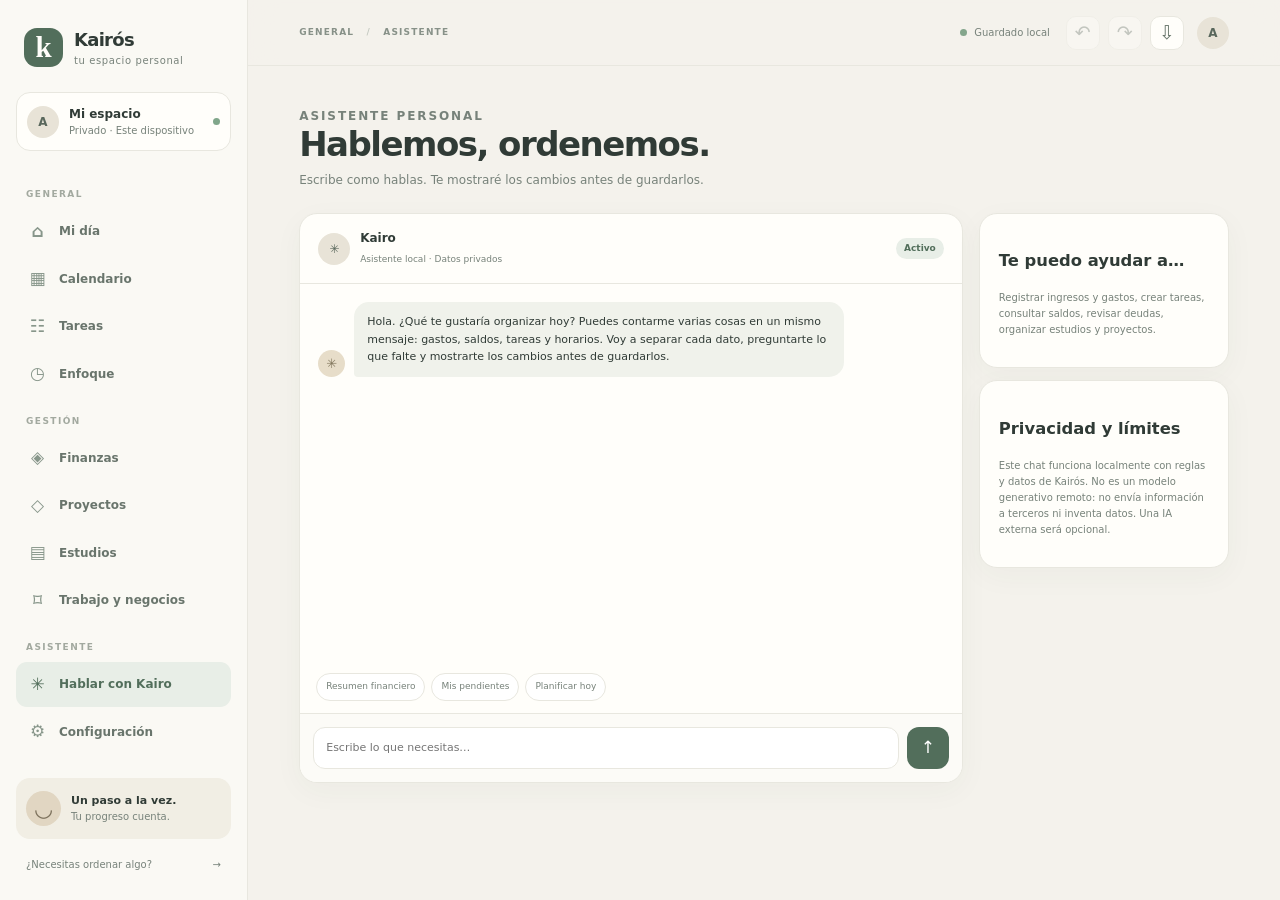
<file: personal/index.html>
<!doctype html>
<html lang="es">
<head>
<meta charset="utf-8"><meta name="viewport" content="width=device-width,initial-scale=1,viewport-fit=cover">
<meta name="theme-color" content="#f4f2ec"><meta name="description" content="Kairós: tu centro personal, privado y local.">
<link rel="manifest" href="./manifest.webmanifest"><link rel="icon" href="./icon.svg"><link rel="stylesheet" href="./styles.css">
<title>Kairós — Tu centro personal</title>
</head>
<body>
<div class="app-shell">
<aside class="sidebar">
<a class="brand" href="#home"><span class="brand-mark">k</span><span><b>Kairós</b><small>tu espacio personal</small></span></a>
<div class="profile-chip"><span class="avatar">A</span><span><b>Mi espacio</b><small>Privado · Este dispositivo</small></span><i class="status-dot"></i></div>
<nav class="side-nav" aria-label="Navegación principal">
<p class="nav-label">GENERAL</p>
<button class="nav-item active" data-view="home"><span>⌂</span>Mi día</button>
<button class="nav-item" data-view="calendar"><span>▦</span>Calendario</button>
<button class="nav-item" data-view="organize"><span>☷</span>Tareas</button>
<button class="nav-item" data-view="focus"><span>◷</span>Enfoque</button>
<p class="nav-label">GESTIÓN</p>
<button class="nav-item" data-view="finance"><span>◈</span>Finanzas</button>
<button class="nav-item" data-view="projects"><span>◇</span>Proyectos</button>
<button class="nav-item" data-view="studies"><span>▤</span>Estudios</button>
<button class="nav-item" data-view="work"><span>⌑</span>Trabajo y negocios</button>
<p class="nav-label">ASISTENTE</p>
<button class="nav-item" data-view="assistant"><span>✳</span>Hablar con Kairo</button>
<button class="nav-item" data-view="settings"><span>⚙</span>Configuración</button>
</nav>
<div class="sidebar-bottom"><div class="mascot-mini"><span class="mascot-face">◡</span><div><b>Un paso a la vez.</b><small>Tu progreso cuenta.</small></div></div><button class="side-help" data-view="assistant">¿Necesitas ordenar algo? <span>→</span></button></div>
</aside>
<div class="main-column">
<header class="topbar">
<div class="mobile-brand"><span class="brand-mark">k</span><b>Kairós</b></div>
<div class="breadcrumb" id="breadcrumb">GENERAL <span>/</span> MI DÍA</div>
<div class="top-actions">
<span class="save-status"><i></i> Guardado local</span>
<button class="icon-action" id="undoBtn" title="Deshacer (Ctrl+Z)" aria-label="Deshacer" disabled>↶</button>
<button class="icon-action" id="redoBtn" title="Rehacer (Ctrl+Y)" aria-label="Rehacer" disabled>↷</button>
<button class="icon-action" id="backupBtn" title="Copia de seguridad" aria-label="Copia de seguridad">⇩</button>
<button class="avatar top-avatar" id="settingsShortcut" aria-label="Configuración">A</button>
</div>
</header>
<main id="main-content">
<section class="view active" id="view-home"></section>
<section class="view" id="view-calendar"></section>
<section class="view" id="view-organize"></section>
<section class="view" id="view-focus"></section>
<section class="view" id="view-finance"></section>
<section class="view" id="view-projects"></section>
<section class="view" id="view-studies"></section>
<section class="view" id="view-work"></section>
<section class="view" id="view-assistant"></section>
<section class="view" id="view-settings"></section>
</main>
</div>
<nav class="mobile-nav" aria-label="Navegación móvil">
<button class="active" data-view="home"><span>⌂</span>Hoy</button><button data-view="organize"><span>☷</span>Tareas</button><button class="mobile-add" id="mobileQuickAdd" aria-label="Agregar tarea"><span>＋</span></button><button data-view="finance"><span>◈</span>Plata</button><button data-view="assistant"><span>✳</span>Chat</button>
</nav>
</div>
<dialog id="modal" aria-labelledby="modalTitle"><form id="modalForm"><div class="modal-head"><div><p class="eyebrow" id="modalEyebrow">NUEVO</p><h2 id="modalTitle">Crear</h2></div><button type="button" class="icon-action close-modal" aria-label="Cerrar">×</button></div><div id="modalFields" class="modal-fields"></div><div class="modal-actions"><button type="button" class="btn btn-quiet close-modal">Cancelar</button><button type="submit" class="btn btn-primary">Guardar</button></div></form></dialog>
<dialog id="tourDialog" aria-labelledby="tourTitle"><div class="modal-head"><div><p class="eyebrow">RECORRIDO GUIADO</p><h2 id="tourTitle">Conocé Kairós</h2></div><button type="button" class="icon-action" id="tourClose" aria-label="Cerrar">×</button></div><div id="tourBody" class="assistant-note"></div><div class="modal-actions"><button class="btn btn-quiet" id="tourPrev">Atrás</button><button class="btn btn-primary" id="tourNext">Siguiente</button></div></dialog>
<div class="toast" id="toast" role="status" aria-live="polite"></div>
<input type="file" id="importFile" accept="application/json,.json" hidden>
<script src="./domain.js"></script><script src="./app-core.js"></script><script src="./app-views-1.js"></script><script src="./app-views-2.js"></script><script src="./app-views-3.js"></script><script src="./app-views-4.js"></script><script src="./app-forms.js"></script><script src="./app-actions-1.js"></script><script src="./app-features-1.js"></script><script src="./app-features-2.js"></script><script src="./app-quality.js"></script>
</body></html>
</file>
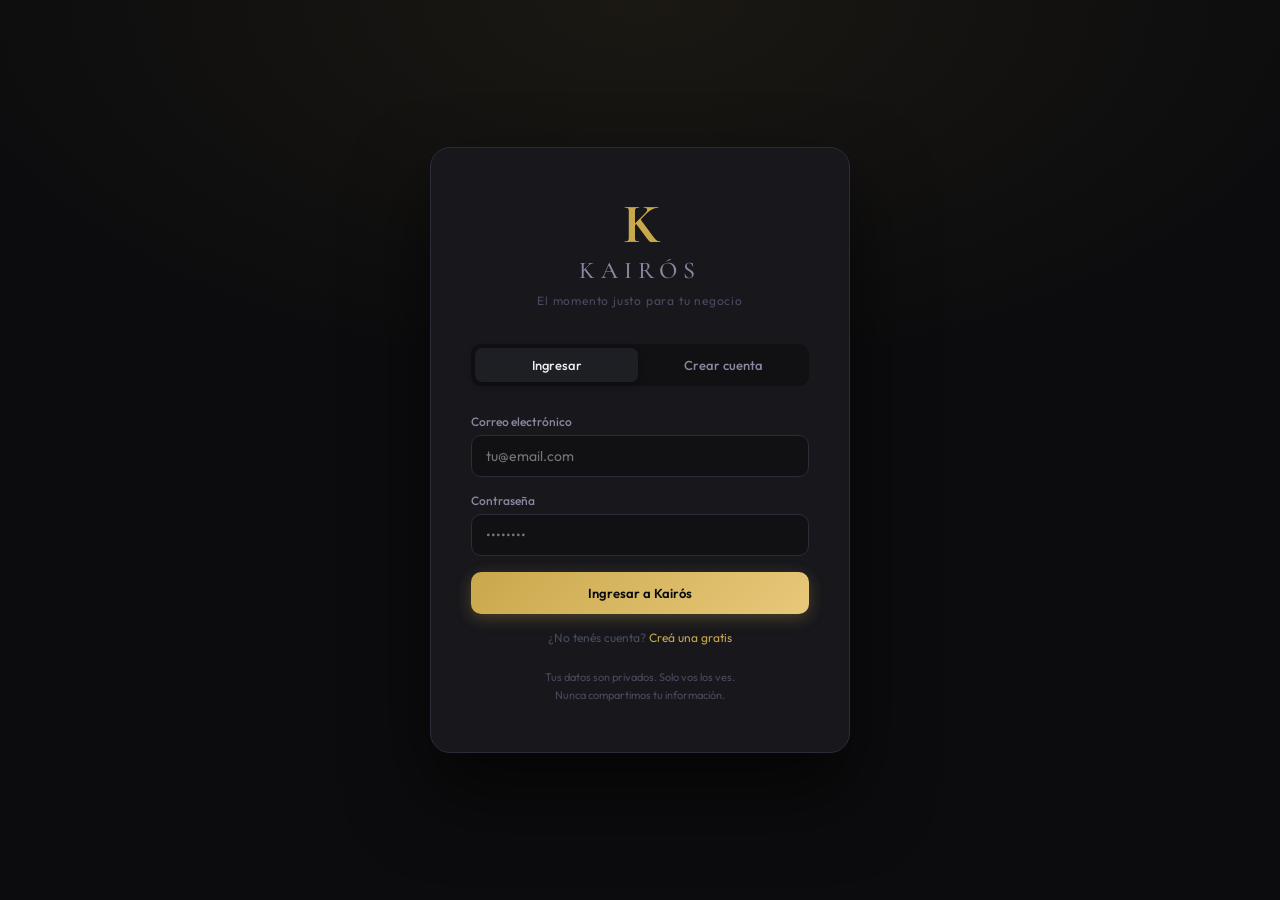
<file: kairos.html>
<!DOCTYPE html>
<html lang="es">
<head>
<meta charset="UTF-8">
<meta name="viewport" content="width=device-width, initial-scale=1.0">
<title>Kairós — El momento justo para tu negocio</title>
<link href="https://fonts.googleapis.com/css2?family=Cormorant+Garamond:wght@400;500;600;700&family=Outfit:wght@300;400;500;600&display=swap" rel="stylesheet">
<style>
:root{
  --bg:#0c0c0e;--bg2:#111114;--sur:#17171c;--sur2:#1e1e25;
  --bor:#2c2c38;--bor2:#3a3a4a;
  --gold:#c9a84c;--gold2:#e8c87a;--gdim:rgba(201,168,76,0.12);
  --txt:#ededf0;--txt2:#8888a0;--txt3:#4a4a60;
  --green:#4ade80;--gdim2:rgba(74,222,128,0.1);
  --red:#f87171;--rdim:rgba(248,113,113,0.1);
  --blue:#60a5fa;--bdim:rgba(96,165,250,0.1);
  --yel:#fbbf24;--ydim:rgba(251,191,36,0.1);
}
*{margin:0;padding:0;box-sizing:border-box}
html,body{height:100%;background:var(--bg);color:var(--txt);font-family:'Outfit',sans-serif;font-size:14px;overflow-x:hidden}
::-webkit-scrollbar{width:3px;height:3px}
::-webkit-scrollbar-track{background:transparent}
::-webkit-scrollbar-thumb{background:var(--bor2);border-radius:99px}

/* AUTH */
#auth-screen{
  min-height:100vh;display:flex;align-items:center;justify-content:center;
  background:radial-gradient(ellipse 80% 60% at 50% 0%,rgba(201,168,76,0.08) 0%,transparent 70%),var(--bg);
}
.auth-card{width:100%;max-width:420px;padding:48px 40px;background:var(--sur);border:1px solid var(--bor);border-radius:20px;box-shadow:0 40px 80px rgba(0,0,0,0.6)}
.auth-logo{text-align:center;margin-bottom:36px}
.auth-k{font-family:'Cormorant Garamond',serif;font-size:56px;font-weight:700;color:var(--gold);line-height:1;letter-spacing:-2px}
.auth-name{font-family:'Cormorant Garamond',serif;font-size:24px;font-weight:500;color:var(--txt2);letter-spacing:6px;text-transform:uppercase;margin-top:4px}
.auth-sub{font-size:12px;color:var(--txt3);margin-top:8px;letter-spacing:.8px}
.auth-tabs{display:flex;gap:4px;background:var(--bg2);border-radius:10px;padding:4px;margin-bottom:28px}
.auth-tab{flex:1;padding:9px;border:none;border-radius:7px;background:transparent;color:var(--txt2);font-family:'Outfit',sans-serif;font-size:13px;font-weight:500;cursor:pointer;transition:all .2s}
.auth-tab.active{background:var(--sur2);color:var(--txt);box-shadow:0 2px 8px rgba(0,0,0,0.3)}
.auth-err{background:var(--rdim);border:1px solid rgba(248,113,113,0.25);border-radius:8px;padding:10px 14px;font-size:13px;color:var(--red);margin-bottom:16px;display:none}
.auth-ok{background:var(--gdim2);border:1px solid rgba(74,222,128,0.25);border-radius:8px;padding:10px 14px;font-size:13px;color:var(--green);margin-bottom:16px;display:none}

/* FORM */
.field{margin-bottom:16px}
.field label{display:block;font-size:12px;color:var(--txt2);margin-bottom:6px;font-weight:500}
input,textarea,select{
  width:100%;background:var(--bg2);border:1px solid var(--bor);border-radius:10px;
  padding:11px 14px;color:var(--txt);font-family:'Outfit',sans-serif;font-size:14px;
  outline:none;transition:border-color .2s,box-shadow .2s;-webkit-appearance:none;
}
input:focus,textarea:focus,select:focus{border-color:var(--gold);box-shadow:0 0 0 3px rgba(201,168,76,0.1)}
textarea{min-height:80px;resize:vertical;line-height:1.6}
select option{background:var(--sur2)}

/* BTN */
.btn{display:inline-flex;align-items:center;gap:7px;padding:10px 20px;border-radius:10px;border:none;cursor:pointer;font-family:'Outfit',sans-serif;font-size:13px;font-weight:600;transition:all .2s;white-space:nowrap}
.btn-gold{background:linear-gradient(135deg,#c9a84c,#e8c87a);color:#0c0c0e;box-shadow:0 4px 16px rgba(201,168,76,0.3)}
.btn-gold:hover{transform:translateY(-1px);box-shadow:0 6px 24px rgba(201,168,76,0.4)}
.btn-ghost{background:var(--sur2);color:var(--txt2);border:1px solid var(--bor)}
.btn-ghost:hover{color:var(--txt);border-color:var(--bor2)}
.btn-del{background:var(--rdim);color:var(--red);border:1px solid rgba(248,113,113,0.2);padding:5px 10px;font-size:12px;border-radius:7px}
.btn-del:hover{background:rgba(248,113,113,0.2)}
.btn-full{width:100%;justify-content:center;padding:13px}
.btn-sm{padding:6px 12px;font-size:12px;border-radius:7px}

/* APP */
#app{display:none;height:100vh;flex-direction:column}
#app.on{display:flex}
.topbar{height:54px;background:var(--sur);border-bottom:1px solid var(--bor);display:flex;align-items:center;padding:0 24px;gap:16px;flex-shrink:0;position:sticky;top:0;z-index:50}
.topbar-logo{font-family:'Cormorant Garamond',serif;font-size:22px;font-weight:700;color:var(--gold);letter-spacing:-0.5px}
.topbar-biz{font-size:13px;color:var(--txt2);border-left:1px solid var(--bor);padding-left:16px}
.topbar-biz strong{color:var(--txt);font-weight:500}
.topbar-r{margin-left:auto;display:flex;align-items:center;gap:10px}
.topbar-user{font-size:12px;color:var(--txt3)}
.app-body{display:flex;flex:1;overflow:hidden}

/* SIDEBAR */
.sidebar{width:208px;background:var(--sur);border-right:1px solid var(--bor);display:flex;flex-direction:column;flex-shrink:0;overflow-y:auto;padding:14px 0 24px}
.ns-title{font-size:10px;font-weight:600;color:var(--txt3);letter-spacing:1.5px;text-transform:uppercase;padding:12px 20px 6px}
.ni{display:flex;align-items:center;gap:10px;padding:9px 12px;border-radius:9px;cursor:pointer;font-size:13px;color:var(--txt2);transition:all .15s;margin:1px 8px;border:1px solid transparent}
.ni:hover{color:var(--txt);background:var(--sur2)}
.ni.on{color:var(--gold);background:var(--gdim);border-color:rgba(201,168,76,0.15);font-weight:500}
.ni-ico{font-size:15px;width:18px;text-align:center;flex-shrink:0}
.nspc{flex:1}
.ai-nav-btn{margin:8px 12px 0;background:linear-gradient(135deg,rgba(201,168,76,0.15),rgba(201,168,76,0.05));border:1px solid rgba(201,168,76,0.25);border-radius:10px;padding:11px 14px;color:var(--gold2);font-family:'Outfit',sans-serif;font-size:13px;font-weight:600;cursor:pointer;display:flex;align-items:center;gap:8px;transition:all .2s;width:calc(100% - 24px)}
.ai-nav-btn:hover{background:linear-gradient(135deg,rgba(201,168,76,0.22),rgba(201,168,76,0.1))}

/* CONTENT */
.content{flex:1;overflow-y:auto;padding:28px 32px;background:var(--bg)}
.page{display:none;animation:fu .2s ease}
.page.on{display:block}
@keyframes fu{from{opacity:0;transform:translateY(6px)}to{opacity:1;transform:translateY(0)}}
.ph{margin-bottom:24px}
.pt{font-family:'Cormorant Garamond',serif;font-size:28px;font-weight:600;letter-spacing:-0.5px}
.ps{font-size:13px;color:var(--txt2);margin-top:3px}

/* CONCEPT */
.concept{background:linear-gradient(135deg,rgba(201,168,76,0.07),rgba(201,168,76,0.02));border:1px solid rgba(201,168,76,0.2);border-radius:12px;padding:14px 16px;margin-bottom:20px;display:flex;gap:12px}
.ci{font-size:18px;flex-shrink:0;margin-top:1px}
.clbl{font-size:10px;font-weight:700;color:var(--gold);letter-spacing:1.5px;text-transform:uppercase;margin-bottom:4px}
.ctxt{font-size:13px;color:var(--txt2);line-height:1.65}
.ctxt strong{color:var(--txt)}

/* GRID/CARD */
.g2{display:grid;grid-template-columns:1fr 1fr;gap:18px}
.g3{display:grid;grid-template-columns:1fr 1fr 1fr;gap:16px}
.g4{display:grid;grid-template-columns:repeat(4,1fr);gap:14px}
.card{background:var(--sur);border:1px solid var(--bor);border-radius:14px;padding:20px}
.card-t{font-size:11px;font-weight:600;color:var(--txt3);text-transform:uppercase;letter-spacing:1.2px;margin-bottom:16px;display:flex;align-items:center;gap:8px}

/* STAT */
.stat{background:var(--sur);border:1px solid var(--bor);border-radius:14px;padding:18px 20px}
.sl{font-size:11px;color:var(--txt3);letter-spacing:.8px;text-transform:uppercase;margin-bottom:6px}
.sv{font-family:'Cormorant Garamond',serif;font-size:32px;font-weight:700;letter-spacing:-1px;line-height:1}
.sn{font-size:12px;color:var(--txt3);margin-top:5px}

/* TABLE */
.tw{overflow-x:auto}
table{width:100%;border-collapse:collapse}
th{text-align:left;font-size:10px;font-weight:600;color:var(--txt3);text-transform:uppercase;letter-spacing:1px;padding:8px 12px;border-bottom:1px solid var(--bor)}
td{padding:11px 12px;font-size:13px;border-bottom:1px solid rgba(255,255,255,0.03);vertical-align:middle}
tr:last-child td{border-bottom:none}
tr:hover td{background:rgba(255,255,255,0.015)}

/* BADGE */
.badge{display:inline-flex;align-items:center;padding:3px 10px;border-radius:20px;font-size:11px;font-weight:600;white-space:nowrap}
.bg{background:var(--gdim2);color:var(--green)}
.br{background:var(--rdim);color:var(--red)}
.by{background:var(--ydim);color:var(--yel)}
.bb{background:var(--bdim);color:var(--blue)}
.bgold{background:var(--gdim);color:var(--gold)}

/* DIVIDER */
.div{display:flex;align-items:center;gap:12px;margin:24px 0 18px}
.div span{font-size:10px;font-weight:600;color:var(--txt3);text-transform:uppercase;letter-spacing:1.5px;white-space:nowrap}
.div::before,.div::after{content:'';flex:1;height:1px;background:var(--bor)}

/* KANBAN */
.kanban{display:grid;grid-template-columns:repeat(4,1fr);gap:14px}
.kol{background:var(--sur2);border:1px solid var(--bor);border-radius:12px;padding:14px}
.kol-t{font-size:10px;font-weight:700;text-transform:uppercase;letter-spacing:1.2px;color:var(--txt3);margin-bottom:12px}
.kcard{background:var(--sur);border:1px solid var(--bor);border-radius:10px;padding:12px;margin-bottom:8px;transition:border-color .2s}
.kcard:hover{border-color:var(--bor2)}
.kcard-n{font-size:13px;font-weight:500;margin-bottom:3px}
.kcard-i{font-size:11px;color:var(--txt3)}
.kcard-a{display:flex;gap:6px;margin-top:10px;flex-wrap:wrap}

/* AI PANEL */
.ai-ov{position:fixed;inset:0;background:rgba(0,0,0,0.6);z-index:100;display:none;backdrop-filter:blur(2px)}
.ai-ov.on{display:block}
.ai-panel{position:fixed;right:0;top:0;bottom:0;width:380px;background:var(--sur);border-left:1px solid var(--bor);display:flex;flex-direction:column;z-index:101;transform:translateX(100%);transition:transform .3s cubic-bezier(.4,0,.2,1)}
.ai-panel.on{transform:translateX(0)}
.ai-hdr{padding:18px 20px;border-bottom:1px solid var(--bor);display:flex;align-items:center;justify-content:space-between;flex-shrink:0}
.ai-title{font-family:'Cormorant Garamond',serif;font-size:18px;font-weight:600;color:var(--gold)}
.ai-msgs{flex:1;overflow-y:auto;padding:18px;display:flex;flex-direction:column;gap:12px}
.ai-msg{padding:11px 14px;border-radius:12px;font-size:13px;line-height:1.65;max-width:92%}
.ai-bot{background:rgba(201,168,76,0.08);border:1px solid rgba(201,168,76,0.15);align-self:flex-start}
.ai-usr{background:var(--sur2);border:1px solid var(--bor);align-self:flex-end}
.ai-thnk{background:rgba(201,168,76,0.04);border:1px solid rgba(201,168,76,0.1);align-self:flex-start;color:var(--txt3);font-style:italic}
.ai-in{padding:14px;border-top:1px solid var(--bor);display:flex;gap:10px;flex-shrink:0}
.ai-in input{font-size:13px}

/* WIZARD */
#wizard{position:fixed;inset:0;background:rgba(0,0,0,0.85);z-index:200;display:none;align-items:center;justify-content:center;backdrop-filter:blur(4px)}
#wizard.on{display:flex}
.wcard{background:var(--sur);border:1px solid var(--bor);border-radius:20px;padding:40px;width:100%;max-width:500px;box-shadow:0 40px 80px rgba(0,0,0,0.6)}
.wstep{display:none}
.wstep.on{display:block}
.wtitle{font-family:'Cormorant Garamond',serif;font-size:26px;font-weight:600;margin-bottom:6px}
.wsub{font-size:13px;color:var(--txt2);margin-bottom:28px;line-height:1.6}
.wprog{display:flex;gap:6px;margin-bottom:32px}
.wdot{height:3px;flex:1;border-radius:99px;background:var(--bor);transition:background .3s}
.wdot.on{background:var(--gold)}

/* MROW */
.mrow{display:flex;align-items:center;justify-content:space-between;padding:10px 0;border-bottom:1px solid rgba(255,255,255,0.03)}
.mrow:last-child{border-bottom:none}
.mlbl{font-size:13px;color:var(--txt2)}
.mval{font-family:'Cormorant Garamond',serif;font-size:18px;font-weight:600}

/* PBAR */
.pbar{height:5px;background:var(--sur2);border-radius:99px;overflow:hidden;margin-top:7px}
.pbar-f{height:100%;border-radius:99px;transition:width .4s ease}

/* EMPTY */
.empty{text-align:center;padding:40px 24px;color:var(--txt3);font-size:13px}
.empty-i{font-size:32px;margin-bottom:10px;opacity:.35}

/* TOAST */
#toast{position:fixed;bottom:24px;left:50%;transform:translateX(-50%) translateY(20px);background:var(--sur);border:1px solid var(--bor);border-radius:10px;padding:10px 20px;font-size:13px;color:var(--txt);z-index:999;display:none;box-shadow:0 8px 24px rgba(0,0,0,0.4);transition:transform .2s}
#toast.on{display:block;transform:translateX(-50%) translateY(0)}

/* RESPONSIVE */
@media(max-width:900px){
  .g4{grid-template-columns:1fr 1fr}
  .g3{grid-template-columns:1fr 1fr}
  .kanban{grid-template-columns:1fr 1fr}
  .sidebar{width:54px}
  .ni span:not(.ni-ico){display:none}
  .ns-title{display:none}
  .ai-nav-btn span:last-child{display:none}
  .ai-nav-btn{justify-content:center}
  .content{padding:20px 16px}
}
@media(max-width:600px){
  .g2,.g3,.g4{grid-template-columns:1fr}
  .kanban{grid-template-columns:1fr}
  .ai-panel{width:100%}
  .auth-card{padding:32px 24px}
}
</style>
</head>
<body>

<!-- ══ AUTH ══════════════════════════════════════ -->
<div id="auth-screen">
  <div class="auth-card">
    <div class="auth-logo">
      <div class="auth-k">K</div>
      <div class="auth-name">Kairós</div>
      <div class="auth-sub">El momento justo para tu negocio</div>
    </div>
    <div class="auth-tabs">
      <button class="auth-tab active" onclick="swTab('login')">Ingresar</button>
      <button class="auth-tab" onclick="swTab('reg')">Crear cuenta</button>
    </div>
    <div id="auth-err" class="auth-err"></div>
    <div id="auth-ok" class="auth-ok"></div>

    <div id="tab-login">
      <div class="field"><label>Correo electrónico</label><input type="email" id="l-email" placeholder="tu@email.com" autocomplete="email"></div>
      <div class="field"><label>Contraseña</label><input type="password" id="l-pass" placeholder="••••••••" onkeydown="if(event.key==='Enter')doLogin()"></div>
      <button class="btn btn-gold btn-full" onclick="doLogin()">Ingresar a Kairós</button>
      <p style="text-align:center;font-size:12px;color:var(--txt3);margin-top:16px">¿No tenés cuenta? <span style="color:var(--gold);cursor:pointer" onclick="swTab('reg')">Creá una gratis</span></p>
    </div>

    <div id="tab-reg" style="display:none">
      <div class="field"><label>Tu nombre</label><input type="text" id="r-name" placeholder="Juan García"></div>
      <div class="field"><label>Correo electrónico</label><input type="email" id="r-email" placeholder="tu@email.com" autocomplete="email"></div>
      <div class="field"><label>Contraseña <span style="color:var(--txt3)">(mín. 6 caracteres)</span></label><input type="password" id="r-pass" placeholder="••••••••" onkeydown="if(event.key==='Enter')doReg()"></div>
      <button class="btn btn-gold btn-full" onclick="doReg()">Crear cuenta gratis</button>
      <p style="text-align:center;font-size:12px;color:var(--txt3);margin-top:16px">¿Ya tenés cuenta? <span style="color:var(--gold);cursor:pointer" onclick="swTab('login')">Ingresá</span></p>
    </div>
    <p style="text-align:center;font-size:11px;color:var(--txt3);margin-top:24px;line-height:1.6">Tus datos son privados. Solo vos los ves.<br>Nunca compartimos tu información.</p>
  </div>
</div>

<!-- ══ WIZARD ════════════════════════════════════ -->
<div id="wizard">
  <div class="wcard">
    <div class="wprog" id="wprog">
      <div class="wdot on"></div><div class="wdot"></div><div class="wdot"></div>
    </div>
    <div class="wstep on" id="ws1">
      <div class="wtitle">¡Bienvenido/a a Kairós! 👋</div>
      <div class="wsub">Configuremos tu negocio en 2 minutos. Podés cambiar todo esto después.</div>
      <div class="field"><label>¿Cómo se llama tu negocio?</label><input type="text" id="w-nom" placeholder="Ej: La Tienda de Ana, Studio Creativo..."></div>
      <div class="field"><label>¿A qué se dedica? (en tus palabras)</label><input type="text" id="w-rub" placeholder="Ej: Vendo ropa, tengo una panadería, hago asesorías..."></div>
      <button class="btn btn-gold btn-full" onclick="wNext(1)">Continuar →</button>
    </div>
    <div class="wstep" id="ws2">
      <div class="wtitle">¿A quién le vendés?</div>
      <div class="wsub">Cuanto más específico, mejor funciona todo lo demás. No hay respuesta incorrecta.</div>
      <div class="field"><label>Describí a tu cliente ideal</label><textarea id="w-cli" placeholder="Ej: Mujeres de 25-40 años que buscan ropa moderna a buen precio..."></textarea></div>
      <div class="field"><label>Precio promedio de venta ($) — opcional</label><input type="number" id="w-precio" placeholder="0"></div>
      <div style="display:flex;gap:10px">
        <button class="btn btn-ghost" onclick="wBack(2)" style="flex:1">← Atrás</button>
        <button class="btn btn-gold" onclick="wNext(2)" style="flex:2">Continuar →</button>
      </div>
    </div>
    <div class="wstep" id="ws3">
      <div class="wtitle">¿Dónde vendés hoy?</div>
      <div class="wsub">Marcá todos los canales que usás.</div>
      <div id="w-canales" style="display:grid;grid-template-columns:1fr 1fr;gap:10px;margin-bottom:24px">
        <label style="display:flex;align-items:center;gap:8px;padding:10px 12px;background:var(--sur2);border:1px solid var(--bor);border-radius:9px;cursor:pointer;font-size:13px"><input type="checkbox" value="Instagram" style="width:auto;accent-color:var(--gold)"> Instagram</label>
        <label style="display:flex;align-items:center;gap:8px;padding:10px 12px;background:var(--sur2);border:1px solid var(--bor);border-radius:9px;cursor:pointer;font-size:13px"><input type="checkbox" value="MercadoLibre" style="width:auto;accent-color:var(--gold)"> MercadoLibre</label>
        <label style="display:flex;align-items:center;gap:8px;padding:10px 12px;background:var(--sur2);border:1px solid var(--bor);border-radius:9px;cursor:pointer;font-size:13px"><input type="checkbox" value="WhatsApp" style="width:auto;accent-color:var(--gold)"> WhatsApp</label>
        <label style="display:flex;align-items:center;gap:8px;padding:10px 12px;background:var(--sur2);border:1px solid var(--bor);border-radius:9px;cursor:pointer;font-size:13px"><input type="checkbox" value="Tienda Nube" style="width:auto;accent-color:var(--gold)"> Tienda Nube</label>
        <label style="display:flex;align-items:center;gap:8px;padding:10px 12px;background:var(--sur2);border:1px solid var(--bor);border-radius:9px;cursor:pointer;font-size:13px"><input type="checkbox" value="Shopify" style="width:auto;accent-color:var(--gold)"> Shopify</label>
        <label style="display:flex;align-items:center;gap:8px;padding:10px 12px;background:var(--sur2);border:1px solid var(--bor);border-radius:9px;cursor:pointer;font-size:13px"><input type="checkbox" value="Local físico" style="width:auto;accent-color:var(--gold)"> Local físico</label>
      </div>
      <div style="display:flex;gap:10px">
        <button class="btn btn-ghost" onclick="wBack(3)" style="flex:1">← Atrás</button>
        <button class="btn btn-gold" onclick="wFinish()" style="flex:2">Entrar a Kairós ✦</button>
      </div>
    </div>
  </div>
</div>

<!-- ══ APP ═══════════════════════════════════════ -->
<div id="app">
  <div class="topbar">
    <div class="topbar-logo">Kairós</div>
    <div class="topbar-biz" id="tb-biz"></div>
    <div class="topbar-r">
      <span class="topbar-user" id="tb-user"></span>
      <button class="btn btn-ghost btn-sm" onclick="doLogout()">Salir</button>
    </div>
  </div>

  <div class="app-body">
    <nav class="sidebar">
      <div class="ns-title">General</div>
      <div class="ni on" data-p="dash" onclick="go('dash',this)"><span class="ni-ico">⊞</span><span>Dashboard</span></div>
      <div class="ni" data-p="neg" onclick="go('neg',this)"><span class="ni-ico">🏗</span><span>Mi Negocio</span></div>
      <div class="ns-title">Operaciones</div>
      <div class="ni" data-p="fin" onclick="go('fin',this)"><span class="ni-ico">💰</span><span>Finanzas</span></div>
      <div class="ni" data-p="prod" onclick="go('prod',this)"><span class="ni-ico">📦</span><span>Productos</span></div>
      <div class="ni" data-p="leads" onclick="go('leads',this)"><span class="ni-ico">👥</span><span>Clientes & Leads</span></div>
      <div class="ns-title">Crecimiento</div>
      <div class="ni" data-p="pub" onclick="go('pub',this)"><span class="ni-ico">📣</span><span>Publicidad</span></div>
      <div class="ni" data-p="cont" onclick="go('cont',this)"><span class="ni-ico">📅</span><span>Contenido</span></div>
      <div class="ni" data-p="met" onclick="go('met',this)"><span class="ni-ico">📊</span><span>Métricas</span></div>
      <div class="nspc"></div>
      <button class="ai-nav-btn" onclick="openAI()"><span>✦</span><span>Asesor IA</span></button>
    </nav>

    <div class="content">

      <!-- DASHBOARD -->
      <div class="page on" id="page-dash">
        <div class="ph"><div class="pt" id="dash-title">Kairós</div><div class="ps">Resumen de tu negocio</div></div>
        <div class="g4" style="margin-bottom:20px">
          <div class="stat"><div class="sl">Ingresos del mes</div><div class="sv" id="d-ing" style="color:var(--green)">$0</div><div class="sn" id="d-ing-n">—</div></div>
          <div class="stat"><div class="sl">Egresos del mes</div><div class="sv" id="d-egr" style="color:var(--red)">$0</div><div class="sn" id="d-egr-n">—</div></div>
          <div class="stat"><div class="sl">Ganancia neta</div><div class="sv" id="d-gan" style="color:var(--gold)">$0</div><div class="sn" id="d-mar">Margen: —</div></div>
          <div class="stat"><div class="sl">Leads activos</div><div class="sv" id="d-leads" style="color:var(--blue)">0</div><div class="sn" id="d-cli">—</div></div>
        </div>
        <div class="g2">
          <div class="card"><div class="card-t">💬 Últimos movimientos</div><div id="d-tx"><div class="empty"><div class="empty-i">💸</div>Sin movimientos aún</div></div></div>
          <div class="card"><div class="card-t">🎯 Estado del negocio</div><div id="d-est"></div></div>
        </div>
      </div>

      <!-- MI NEGOCIO -->
      <div class="page" id="page-neg">
        <div class="ph"><div class="pt">Mi Negocio</div><div class="ps">Las bases. Todo lo demás se construye sobre esto.</div></div>
        <div class="concept"><div class="ci">✦</div><div><div class="clbl">Bases del negocio</div><div class="ctxt">Definen <strong>qué hacés</strong>, <strong>para quién</strong> y <strong>por qué sos diferente</strong>. Sin esto claro, el marketing y las ventas quedan al azar. Completá esto honestamente.</div></div></div>
        <div class="g2">
          <div class="card">
            <div class="card-t">🏷 Identidad</div>
            <div class="field"><label>Nombre del negocio</label><input type="text" id="b-nom" oninput="saveBiz()"></div>
            <div class="field"><label>Rubro / qué hacés</label><input type="text" id="b-rub" oninput="saveBiz()"></div>
            <div class="field"><label>¿Tiene local físico?</label><select id="b-loc" onchange="saveBiz()"><option value="">Seleccioná...</option><option value="si">Sí, tiene local</option><option value="no">No, es online</option><option value="mixto">Mixto (ambos)</option></select></div>
            <div class="field"><label>Canales de venta</label><input type="text" id="b-can" placeholder="Ej: Instagram, WhatsApp, MercadoLibre" oninput="saveBiz()"></div>
          </div>
          <div class="card">
            <div class="card-t">🎯 Propuesta de Valor</div>
            <div class="concept" style="margin-bottom:14px"><div class="ci" style="font-size:14px">✦</div><div><div class="clbl" style="font-size:9px">¿Qué es?</div><div class="ctxt" style="font-size:12px">La razón por la que alguien te elige a VOS. No es "somos los mejores" — es algo concreto y específico.</div></div></div>
            <div class="field"><label>¿Qué problema resolvés?</label><textarea id="b-prob" oninput="saveBiz()"></textarea></div>
            <div class="field"><label>¿Por qué sos diferente?</label><input type="text" id="b-dif" placeholder="Algo concreto y verificable" oninput="saveBiz()"></div>
          </div>
          <div class="card">
            <div class="card-t">👤 Público Objetivo</div>
            <div class="concept" style="margin-bottom:14px"><div class="ci" style="font-size:14px">✦</div><div><div class="clbl" style="font-size:9px">¿Por qué importa?</div><div class="ctxt" style="font-size:12px">Si intentás venderle a todos, no le vendés a nadie. Cuanto más específico, más efectivo todo.</div></div></div>
            <div class="field"><label>¿A quién le vendés? (sé específico/a)</label><textarea id="b-cli" oninput="saveBiz()"></textarea></div>
            <div class="field"><label>¿Dónde encontrás a tu cliente?</label><input type="text" id="b-don" placeholder="Ej: Instagram, Google, referidos, ferias..." oninput="saveBiz()"></div>
          </div>
          <div class="card">
            <div class="card-t">💲 Modelo de Negocio</div>
            <div class="concept" style="margin-bottom:14px"><div class="ci" style="font-size:14px">✦</div><div><div class="clbl" style="font-size:9px">¿Cómo ganás?</div><div class="ctxt" style="font-size:12px">Hay que tener claro exactamente de dónde viene el dinero. Muchos negocios fracasan por no definir esto.</div></div></div>
            <div class="field"><label>Productos / Servicios que ofrecés</label><textarea id="b-prod" placeholder="Uno por línea con precio si podés" oninput="saveBiz()"></textarea></div>
            <div class="field"><label>Precio promedio de venta ($)</label><input type="number" id="b-prec" placeholder="0" oninput="saveBiz()"></div>
          </div>
        </div>
        <div style="display:flex;gap:10px;justify-content:flex-end;margin-top:16px">
          <button class="btn btn-ghost" onclick="openAI()">✦ Ayudame a definir esto</button>
          <button class="btn btn-gold" onclick="saveBiz();toast('Negocio guardado ✓')">Guardar</button>
        </div>
      </div>

      <!-- FINANZAS -->
      <div class="page" id="page-fin">
        <div class="ph"><div class="pt">Finanzas</div><div class="ps">El pulso real de tu negocio.</div></div>
        <div class="concept"><div class="ci">✦</div><div><div class="clbl">Los 3 números que siempre tenés que saber</div><div class="ctxt"><strong>Ingresos</strong> = todo lo que entra. <strong>Egresos</strong> = todo lo que sale. <strong>Ganancia neta</strong> = lo que realmente te queda. Si es negativa, estás perdiendo plata aunque estés muy ocupado/a.</div></div></div>
        <div class="g4" style="margin-bottom:20px">
          <div class="stat"><div class="sl">Ingresos del mes</div><div class="sv" id="f-ing" style="color:var(--green)">$0</div><div class="sn" id="f-ing-n">0 registros</div></div>
          <div class="stat"><div class="sl">Egresos del mes</div><div class="sv" id="f-egr" style="color:var(--red)">$0</div><div class="sn" id="f-egr-n">0 registros</div></div>
          <div class="stat"><div class="sl">Ganancia neta</div><div class="sv" id="f-gan" style="color:var(--gold)">$0</div><div class="sn" id="f-mar">Margen: 0%</div></div>
          <div class="stat"><div class="sl">Punto de equilibrio</div><div class="sv" id="f-eq" style="color:var(--blue)">$0</div><div class="sn">Total gastos fijos</div><div class="pbar"><div class="pbar-f" id="f-eq-b" style="width:0%"></div></div></div>
        </div>
        <div class="g2">
          <div class="card">
            <div class="card-t">➕ Registrar movimiento</div>
            <div class="concept" style="margin-bottom:14px"><div class="ci" style="font-size:13px">✦</div><div><div class="clbl" style="font-size:9px">Ingreso vs Egreso</div><div class="ctxt" style="font-size:12px"><strong>Ingreso</strong> = plata que entra (venta, cobro). <strong>Egreso</strong> = plata que sale (alquiler, sueldo, impuesto).</div></div></div>
            <div class="field"><label>Tipo</label><select id="tx-t"><option value="ingreso">✅ Ingreso</option><option value="egreso">🔻 Egreso</option></select></div>
            <div class="field"><label>Descripción</label><input type="text" id="tx-d" placeholder="Ej: Venta, Alquiler, Sueldos..."></div>
            <div class="field"><label>Categoría</label><select id="tx-c"><option value="ventas">Ventas / Cobros</option><option value="publicidad">Publicidad</option><option value="operativo">Gastos operativos</option><option value="fijo">Gastos fijos</option><option value="impuestos">Impuestos / Monotributo</option><option value="personal">Sueldos / Personal</option><option value="inversion">Inversión</option><option value="otros">Otros</option></select></div>
            <div class="field"><label>Monto ($)</label><input type="number" id="tx-m" placeholder="0" min="0"></div>
            <div class="field"><label>Fecha</label><input type="date" id="tx-f"></div>
            <button class="btn btn-gold btn-full" onclick="addTx()">Registrar</button>
          </div>
          <div class="card">
            <div class="card-t">📋 Últimos movimientos</div>
            <div class="tw" style="max-height:380px;overflow-y:auto">
              <table><thead><tr><th>Descripción</th><th>Cat.</th><th>Monto</th><th>Fecha</th><th></th></tr></thead>
              <tbody id="tx-tb"><tr><td colspan="5"><div class="empty"><div class="empty-i">💸</div>Sin movimientos</div></td></tr></tbody></table>
            </div>
          </div>
        </div>
        <div class="div"><span>Gastos Fijos Mensuales</span></div>
        <div class="concept"><div class="ci">✦</div><div><div class="clbl">¿Qué son los gastos fijos?</div><div class="ctxt">Los que pagás <strong>sí o sí cada mes</strong>, vendas o no vendas. Su suma total es el mínimo que necesitás vender para no perder plata.</div></div></div>
        <div class="g2">
          <div class="card">
            <div class="card-t">🔒 Agregar gasto fijo</div>
            <div class="field"><label>Nombre</label><input type="text" id="gf-n" placeholder="Ej: Alquiler, Internet, Sueldo..."></div>
            <div class="field"><label>Monto mensual ($)</label><input type="number" id="gf-m" placeholder="0" min="0"></div>
            <button class="btn btn-gold btn-full" onclick="addGF()">Agregar</button>
          </div>
          <div class="card">
            <div class="card-t">📋 Gastos fijos</div>
            <div id="gf-lista"><div class="empty" style="padding:20px"><div class="empty-i">📌</div>Sin gastos fijos</div></div>
            <div class="mrow" style="margin-top:12px;border-top:1px solid var(--bor);padding-top:12px"><div class="mlbl" style="font-weight:600;color:var(--txt)">Total mensual</div><div class="mval" style="color:var(--red)" id="gf-tot">$0</div></div>
          </div>
        </div>
      </div>

      <!-- PRODUCTOS -->
      <div class="page" id="page-prod">
        <div class="ph"><div class="pt">Productos & Servicios</div><div class="ps">Tu catálogo centralizado.</div></div>
        <div class="concept"><div class="ci">✦</div><div><div class="clbl">Catálogo centralizado</div><div class="ctxt">Cargás el producto <strong>una sola vez</strong> y desde acá lo publicás a todas tus plataformas. La IA te ayuda a generar la descripción optimizada.</div></div></div>
        <div class="card" style="margin-bottom:20px">
          <div class="card-t">➕ Agregar producto o servicio</div>
          <div class="g2">
            <div>
              <div class="field"><label>Nombre del producto / servicio *</label><input type="text" id="p-n" placeholder="Ej: Remera básica, Asesoría 1h..."></div>
              <div class="field"><label>Categoría</label><input type="text" id="p-c" placeholder="Ej: Ropa, Servicios, Alimentos..."></div>
              <div class="field"><label>Descripción</label><textarea id="p-d" placeholder="Describí el producto o servicio..."></textarea></div>
            </div>
            <div>
              <div class="field"><label>Precio de costo ($) <span style="color:var(--txt3)">— lo que te cuesta a vos</span></label><input type="number" id="p-co" placeholder="0" min="0"></div>
              <div class="field"><label>Precio de venta ($) <span style="color:var(--txt3)">— lo que cobra el cliente</span></label><input type="number" id="p-pr" placeholder="0" min="0" oninput="prevMargen()"></div>
              <div id="p-mprev" style="font-size:12px;color:var(--txt3);margin-bottom:12px"></div>
              <div class="field"><label>Stock <span style="color:var(--txt3)">(0 si es servicio)</span></label><input type="number" id="p-st" placeholder="0" min="0"></div>
              <div class="field"><label>Estado</label><select id="p-es"><option value="activo">✅ Activo</option><option value="pausado">⏸ Pausado</option><option value="sin_stock">📭 Sin stock</option></select></div>
            </div>
          </div>
          <div style="display:flex;gap:10px;justify-content:flex-end;margin-top:4px">
            <button class="btn btn-ghost" onclick="aiDescProd()">✦ Generar descripción con IA</button>
            <button class="btn btn-gold" onclick="addProd()">Agregar al catálogo</button>
          </div>
        </div>
        <div class="card">
          <div class="card-t">📦 Catálogo</div>
          <div class="tw"><table><thead><tr><th>Producto</th><th>Categoría</th><th>Costo</th><th>Precio</th><th>Margen</th><th>Stock</th><th>Estado</th><th></th></tr></thead>
          <tbody id="p-tb"><tr><td colspan="8"><div class="empty"><div class="empty-i">📦</div>Sin productos aún</div></td></tr></tbody></table></div>
        </div>
      </div>

      <!-- LEADS/CRM -->
      <div class="page" id="page-leads">
        <div class="ph"><div class="pt">Clientes & Leads</div><div class="ps">Organizá quién te compró, quién puede comprarte y a quién seguir.</div></div>
        <div class="concept"><div class="ci">✦</div><div><div class="clbl">Pipeline de ventas</div><div class="ctxt"><strong>Lead</strong> = interesado. <strong>Contactado</strong> = ya hablaste. <strong>Con propuesta</strong> = le enviaste precio. <strong>Cliente</strong> = ya compró. Ver dónde se pierden te dice dónde mejorar.</div></div></div>
        <div class="card" style="margin-bottom:20px">
          <div class="card-t">➕ Agregar lead o cliente</div>
          <div style="display:flex;gap:12px;flex-wrap:wrap;align-items:flex-end">
            <div style="flex:1;min-width:150px"><label style="font-size:12px;color:var(--txt2);display:block;margin-bottom:6px">Nombre *</label><input type="text" id="le-n" placeholder="Nombre o empresa"></div>
            <div style="flex:1;min-width:150px"><label style="font-size:12px;color:var(--txt2);display:block;margin-bottom:6px">Contacto (WhatsApp/email)</label><input type="text" id="le-c" placeholder="+54 9 11..."></div>
            <div style="flex:1;min-width:110px"><label style="font-size:12px;color:var(--txt2);display:block;margin-bottom:6px">Valor estimado ($)</label><input type="number" id="le-v" placeholder="0"></div>
            <div style="flex:2;min-width:180px"><label style="font-size:12px;color:var(--txt2);display:block;margin-bottom:6px">Nota (origen, interés...)</label><input type="text" id="le-no" placeholder="Cómo llegó, qué le interesa..."></div>
            <button class="btn btn-gold" onclick="addLead()">+ Agregar</button>
          </div>
        </div>
        <div class="kanban">
          <div class="kol"><div class="kol-t">📬 Leads nuevos</div><div id="col-lead"></div></div>
          <div class="kol"><div class="kol-t">💬 Contactados</div><div id="col-contactado"></div></div>
          <div class="kol"><div class="kol-t">📝 Con propuesta</div><div id="col-propuesta"></div></div>
          <div class="kol"><div class="kol-t">✅ Clientes</div><div id="col-cliente"></div></div>
        </div>
      </div>

      <!-- PUBLICIDAD -->
      <div class="page" id="page-pub">
        <div class="ph"><div class="pt">Publicidad</div><div class="ps">Cuánto invertís y cuánto te rinde cada peso.</div></div>
        <div class="concept"><div class="ci">✦</div><div><div class="clbl">CAC y ROAS — los dos números clave</div><div class="ctxt"><strong>CAC</strong> = cuánto gastás para conseguir 1 cliente. Si es mayor a lo que ganás por cliente, perdés plata.<br><strong>ROAS</strong> = por cada $1 invertido, ¿cuánto volvió? Mínimo viable: 2x. Bueno: 4x+.</div></div></div>
        <div class="g4" style="margin-bottom:20px">
          <div class="stat"><div class="sl">Inversión total</div><div class="sv" id="pu-inv" style="color:var(--red)">$0</div><div class="sn">Campañas registradas</div></div>
          <div class="stat"><div class="sl">Clientes generados</div><div class="sv" id="pu-cli" style="color:var(--green)">0</div><div class="sn">Por publicidad</div></div>
          <div class="stat"><div class="sl">CAC promedio</div><div class="sv" id="pu-cac" style="color:var(--yel)">—</div><div class="sn">Costo por cliente</div></div>
          <div class="stat"><div class="sl">ROAS promedio</div><div class="sv" id="pu-roas" style="color:var(--gold)">—</div><div class="sn">Retorno sobre inversión</div></div>
        </div>
        <div class="g2">
          <div class="card">
            <div class="card-t">➕ Registrar campaña</div>
            <div class="field"><label>Plataforma</label><select id="ca-pl"><option>Instagram Ads</option><option>Facebook Ads</option><option>Google Ads</option><option>TikTok Ads</option><option>Influencer</option><option>Otro</option></select></div>
            <div class="field"><label>Nombre / descripción</label><input type="text" id="ca-n" placeholder="Ej: Promo lanzamiento, Campaña verano..."></div>
            <div class="field"><label>Inversión ($)</label><input type="number" id="ca-inv" placeholder="0" min="0"></div>
            <div class="field"><label>Clientes conseguidos</label><input type="number" id="ca-cli" placeholder="0" min="0"></div>
            <div class="field"><label>Ingresos generados ($)</label><input type="number" id="ca-ing" placeholder="0" min="0"></div>
            <button class="btn btn-gold btn-full" onclick="addCamp()">Registrar</button>
          </div>
          <div class="card">
            <div class="card-t">📋 Campañas</div>
            <div class="tw" style="max-height:360px;overflow-y:auto">
              <table><thead><tr><th>Campaña</th><th>Inversión</th><th>Clientes</th><th>ROAS</th><th></th></tr></thead>
              <tbody id="ca-tb"><tr><td colspan="5"><div class="empty"><div class="empty-i">📣</div>Sin campañas</div></td></tr></tbody></table>
            </div>
          </div>
        </div>
      </div>

      <!-- CONTENIDO -->
      <div class="page" id="page-cont">
        <div class="ph"><div class="pt">Contenido</div><div class="ps">Planificá tu presencia y tus ángulos.</div></div>
        <div class="concept"><div class="ci">✦</div><div><div class="clbl">Los 3 tipos de contenido</div><div class="ctxt"><strong style="color:var(--green)">Educativo</strong> — enseñás algo (genera confianza). <strong style="color:var(--gold)">Venta</strong> — mostrás tu producto con llamada a la acción. <strong style="color:var(--blue)">Conexión</strong> — mostrás quién sos (genera humanidad). Mezclarlos es la clave.</div></div></div>
        <div class="g2" style="margin-bottom:20px">
          <div class="card">
            <div class="card-t">➕ Nueva idea de contenido</div>
            <div class="field"><label>Título / Idea principal</label><input type="text" id="ct-t" placeholder="Ej: 3 errores que cometen los emprendedores..."></div>
            <div class="field"><label>Tipo</label><select id="ct-tp"><option value="educativo">📚 Educativo</option><option value="venta">💰 Venta</option><option value="conexion">❤️ Conexión / Personal</option></select></div>
            <div class="field"><label>Plataforma</label><select id="ct-pl"><option>Instagram</option><option>TikTok</option><option>YouTube</option><option>LinkedIn</option><option>Facebook</option><option>Blog / Web</option><option>WhatsApp Status</option></select></div>
            <div class="field"><label>Fecha de publicación</label><input type="date" id="ct-f"></div>
            <div class="field"><label>Estado</label><select id="ct-es"><option value="idea">💡 Idea</option><option value="produccion">🎬 En producción</option><option value="publicado">✅ Publicado</option></select></div>
            <div style="display:flex;gap:10px">
              <button class="btn btn-ghost" style="flex:1" onclick="aiIdeas()">✦ Ideas con IA</button>
              <button class="btn btn-gold" style="flex:1" onclick="addCont()">Agregar</button>
            </div>
          </div>
          <div class="card"><div class="card-t">🗓 Calendario</div><div id="ct-lista" style="max-height:380px;overflow-y:auto"><div class="empty"><div class="empty-i">📅</div>Sin contenido aún</div></div></div>
        </div>
        <div class="g2">
          <div class="card">
            <div class="card-t">🎯 Ángulos de Comunicación</div>
            <div class="concept" style="margin-bottom:14px"><div class="ci" style="font-size:13px">✦</div><div><div class="clbl" style="font-size:9px">¿Qué es un ángulo?</div><div class="ctxt" style="font-size:12px">El punto de vista desde el que comunicás. Tenerlo claro hace tu contenido reconocible.</div></div></div>
            <div class="field"><label>Mi ángulo principal</label><input type="text" id="an-p" placeholder="Ej: El que habla directo sin rodeos" oninput="saveAng()"></div>
            <div class="field"><label>Tono de comunicación</label><select id="an-t" onchange="saveAng()"><option value="">Seleccioná...</option><option>Educativo y cercano</option><option>Directo y sin vueltas</option><option>Inspiracional</option><option>Técnico y detallado</option><option>Entretenido con humor</option><option>Aspiracional / Premium</option></select></div>
            <div class="field"><label>Palabras que SÍ uso</label><input type="text" id="an-s" placeholder="Ej: resultados, concreto, real..." oninput="saveAng()"></div>
            <div class="field"><label>Palabras que NO uso</label><input type="text" id="an-n" placeholder="Ej: quizás, podría, tal vez..." oninput="saveAng()"></div>
          </div>
          <div class="card">
            <div class="card-t">🏆 Referentes del mercado</div>
            <div class="concept" style="margin-bottom:14px"><div class="ci" style="font-size:13px">✦</div><div><div class="clbl" style="font-size:9px">¿Para qué?</div><div class="ctxt" style="font-size:12px">No para copiar, sino para inspirarte. Analizá qué hacen bien y adaptalo a tu voz.</div></div></div>
            <div id="ref-lista"><div class="empty" style="padding:20px"><div class="empty-i">🏆</div>Sin referentes</div></div>
            <div style="display:flex;gap:8px;margin-top:12px">
              <input type="text" id="re-n" placeholder="Nombre / @usuario" style="flex:1">
              <input type="text" id="re-w" placeholder="¿Por qué lo seguís?" style="flex:1.5">
              <button class="btn btn-ghost btn-sm" onclick="addRef()">+</button>
            </div>
          </div>
        </div>
      </div>

      <!-- MÉTRICAS -->
      <div class="page" id="page-met">
        <div class="ph"><div class="pt">Métricas</div><div class="ps">Lo que no se mide, no se puede mejorar.</div></div>
        <div class="concept"><div class="ci">✦</div><div><div class="clbl">Métricas reales vs métricas de vanidad</div><div class="ctxt"><strong style="color:var(--red)">Vanidad</strong>: seguidores, likes — no pagan cuentas. <strong style="color:var(--green)">Reales</strong>: clientes nuevos, tasa de cierre, margen, ROAS. Acá medimos las que importan.</div></div></div>
        <div class="g3" style="margin-bottom:24px">
          <div class="card"><div class="card-t">💼 Ventas</div>
            <div class="mrow"><div class="mlbl">Clientes este mes</div><div class="mval" id="m-cli">0</div></div>
            <div class="mrow"><div class="mlbl">Ticket promedio</div><div class="mval" id="m-tick">$0</div></div>
            <div class="mrow"><div class="mlbl">Mejor categoría</div><div class="mval" id="m-bcat" style="font-size:13px;color:var(--txt2)">—</div></div>
          </div>
          <div class="card"><div class="card-t">💰 Rentabilidad</div>
            <div class="mrow"><div class="mlbl">Margen de ganancia</div><div class="mval" id="m-mar">0%</div></div>
            <div class="mrow"><div class="mlbl">Ratio ingresos/egresos</div><div class="mval" id="m-rat">—</div></div>
            <div class="mrow"><div class="mlbl">Estado</div><div id="m-est"><span class="badge by">Sin datos</span></div></div>
          </div>
          <div class="card"><div class="card-t">📣 Publicidad</div>
            <div class="mrow"><div class="mlbl">ROAS promedio</div><div class="mval" id="m-roas">—</div></div>
            <div class="mrow"><div class="mlbl">CAC promedio</div><div class="mval" id="m-cac">—</div></div>
            <div class="mrow"><div class="mlbl">Mejor canal</div><div class="mval" id="m-can" style="font-size:13px;color:var(--txt2)">—</div></div>
          </div>
        </div>
        <div class="g2">
          <div class="card">
            <div class="card-t">📲 Engagement en redes</div>
            <div class="concept" style="margin-bottom:14px"><div class="ci" style="font-size:13px">✦</div><div><div class="clbl" style="font-size:9px">Tasa de engagement</div><div class="ctxt" style="font-size:12px">= (likes + comentarios + guardados) ÷ seguidores × 100. Menos 1%: bajo. 3-5%: bueno. +6%: excelente.</div></div></div>
            <div class="field"><label>Plataforma</label><input type="text" id="en-pl" placeholder="Instagram, TikTok..."></div>
            <div class="field"><label>Seguidores</label><input type="number" id="en-se" placeholder="0" min="0"></div>
            <div class="field"><label>Interacciones promedio por post</label><input type="number" id="en-in" placeholder="0" min="0"></div>
            <button class="btn btn-gold btn-full" onclick="calcEng()">Calcular</button>
            <div id="en-res" style="margin-top:12px"></div>
          </div>
          <div class="card">
            <div class="card-t">🎯 Tasa de cierre de ventas</div>
            <div class="concept" style="margin-bottom:14px"><div class="ci" style="font-size:13px">✦</div><div><div class="clbl" style="font-size:9px">¿Qué es?</div><div class="ctxt" style="font-size:12px">De cada 10 consultas, ¿cuántas terminan en venta? Mejorar esto es el trabajo de ventas.</div></div></div>
            <div class="field"><label>Consultas / leads recibidos</label><input type="number" id="ci-le" placeholder="0" min="0"></div>
            <div class="field"><label>Ventas cerradas</label><input type="number" id="ci-ve" placeholder="0" min="0"></div>
            <button class="btn btn-gold btn-full" onclick="calcCierre()">Calcular</button>
            <div id="ci-res" style="margin-top:12px"></div>
          </div>
        </div>
      </div>

    </div><!-- /content -->
  </div><!-- /app-body -->
</div><!-- /app -->

<!-- AI PANEL -->
<div class="ai-ov" id="ai-ov" onclick="closeAI()"></div>
<div class="ai-panel" id="ai-panel">
  <div class="ai-hdr">
    <div><div class="ai-title">✦ Asesor IA</div><div style="font-size:12px;color:var(--txt3)">Conoce tu negocio. Preguntale lo que sea.</div></div>
    <button class="btn btn-ghost btn-sm" onclick="closeAI()">✕</button>
  </div>
  <div class="ai-msgs" id="ai-msgs">
    <div class="ai-msg ai-bot">¡Hola! Soy tu asesor de negocio. Leí tu información y estoy listo para ayudarte con estrategia, finanzas, ventas, marketing o lo que necesites. ¿Por dónde empezamos?</div>
  </div>
  <div class="ai-in">
    <input type="text" id="ai-inp" placeholder="Preguntame lo que sea..." onkeydown="if(event.key==='Enter')sendAI()">
    <button class="btn btn-gold" onclick="sendAI()">→</button>
  </div>
</div>

<!-- TOAST -->
<div id="toast"></div>

<script>
// ════════════════════════════════════════
// STORAGE (aislado por usuario)
// ════════════════════════════════════════
let CU = null // current user

function uk(k){ return `k_${CU?.id||'x'}_${k}` }
function gd(k,def=null){ try{ const v=localStorage.getItem(uk(k)); return v?JSON.parse(v):def }catch{ return def } }
function sd(k,v){ try{ localStorage.setItem(uk(k),JSON.stringify(v)) }catch{} }

// ════════════════════════════════════════
// AUTH
// ════════════════════════════════════════
function gUsers(){ return JSON.parse(localStorage.getItem('k_users')||'{}') }
function sUsers(u){ localStorage.setItem('k_users',JSON.stringify(u)) }

function swTab(t){
  document.querySelectorAll('.auth-tab').forEach(b=>b.classList.remove('active'))
  document.querySelectorAll('.auth-tab')[t==='login'?0:1].classList.add('active')
  document.getElementById('tab-login').style.display=t==='login'?'block':'none'
  document.getElementById('tab-reg').style.display=t==='reg'?'block':'none'
  clearMsg()
}
function showErr(m){ const e=document.getElementById('auth-err'); e.textContent=m; e.style.display='block'; document.getElementById('auth-ok').style.display='none' }
function showOk(m){ const s=document.getElementById('auth-ok'); s.textContent=m; s.style.display='block'; document.getElementById('auth-err').style.display='none' }
function clearMsg(){ document.getElementById('auth-err').style.display='none'; document.getElementById('auth-ok').style.display='none' }

function doLogin(){
  const email=V('l-email').trim().toLowerCase()
  const pass=V('l-pass')
  if(!email||!pass){ showErr('Completá todos los campos'); return }
  const users=gUsers()
  const user=users[email]
  if(!user){ showErr('No existe una cuenta con ese email'); return }
  if(user.pass!==btoa(pass)){ showErr('Contraseña incorrecta'); return }
  enterApp(user)
}

function doReg(){
  const name=V('r-name').trim()
  const email=V('r-email').trim().toLowerCase()
  const pass=V('r-pass')
  if(!name||!email||!pass){ showErr('Completá todos los campos'); return }
  if(pass.length<6){ showErr('La contraseña debe tener al menos 6 caracteres'); return }
  if(!/\S+@\S+\.\S+/.test(email)){ showErr('El email no es válido'); return }
  const users=gUsers()
  if(users[email]){ showErr('Ya existe una cuenta con ese email. Ingresá.'); return }
  const user={ id:'u'+Date.now(), email, name, pass:btoa(pass), created:new Date().toISOString() }
  users[email]=user; sUsers(users)
  enterApp(user, true)
}

function enterApp(user, isNew=false){
  CU=user
  localStorage.setItem('k_session',JSON.stringify(user))
  document.getElementById('auth-screen').style.display='none'
  document.getElementById('app').classList.add('on')
  document.getElementById('tb-user').textContent=user.email
  setTbBiz(); setDashTitle(); renderAll()
  document.getElementById('tx-f').value=today()
  if(isNew||!gd('biz')) openWiz()
}

function doLogout(){
  if(!confirm('¿Salir de Kairós?')) return
  localStorage.removeItem('k_session')
  CU=null
  document.getElementById('app').classList.remove('on')
  document.getElementById('auth-screen').style.display='flex'
  document.getElementById('l-email').value=''
  document.getElementById('l-pass').value=''
  clearMsg()
}

function checkSession(){
  const s=localStorage.getItem('k_session')
  if(s){ try{ enterApp(JSON.parse(s)) }catch{ localStorage.removeItem('k_session') } }
}

// ════════════════════════════════════════
// WIZARD
// ════════════════════════════════════════
function openWiz(){ document.getElementById('wizard').classList.add('on') }
function closeWiz(){ document.getElementById('wizard').classList.remove('on') }
function setWDot(n){ document.querySelectorAll('.wdot').forEach((d,i)=>d.classList.toggle('on',i<n)) }

function wNext(s){
  if(s===1){
    if(!V('w-nom').trim()){ alert('Ingresá el nombre de tu negocio'); return }
    document.getElementById('ws1').classList.remove('on')
    document.getElementById('ws2').classList.add('on')
    setWDot(2)
  } else {
    document.getElementById('ws2').classList.remove('on')
    document.getElementById('ws3').classList.add('on')
    setWDot(3)
  }
}
function wBack(s){
  if(s===2){ document.getElementById('ws2').classList.remove('on'); document.getElementById('ws1').classList.add('on'); setWDot(1) }
  if(s===3){ document.getElementById('ws3').classList.remove('on'); document.getElementById('ws2').classList.add('on'); setWDot(2) }
}
function wFinish(){
  const can=[...document.querySelectorAll('#w-canales input:checked')].map(c=>c.value).join(', ')
  sd('biz',{ nom:V('w-nom').trim(), rub:V('w-rub').trim(), cli:V('w-cli').trim(), prec:V('w-precio'), can, loc:'', prob:'', dif:'', don:'', prod:'' })
  setTbBiz(); loadBizForm()
  closeWiz()
  toast('¡Bienvenido/a a Kairós! Tu negocio está listo ✦')
}

// ════════════════════════════════════════
// NAVIGATION
// ════════════════════════════════════════
function go(page, el){
  document.querySelectorAll('.page').forEach(p=>p.classList.remove('on'))
  document.querySelectorAll('.ni').forEach(n=>n.classList.remove('on'))
  document.getElementById('page-'+page).classList.add('on')
  el.classList.add('on')
  renderAll()
}
function goPage(p){ const el=document.querySelector(`[data-p="${p}"]`); if(el) go(p,el) }

// ════════════════════════════════════════
// NEGOCIO
// ════════════════════════════════════════
function saveBiz(){
  sd('biz',{ nom:V('b-nom'), rub:V('b-rub'), loc:V('b-loc'), can:V('b-can'), prob:V('b-prob'), dif:V('b-dif'), cli:V('b-cli'), don:V('b-don'), prod:V('b-prod'), prec:V('b-prec') })
  setTbBiz()
}
function loadBizForm(){
  const b=gd('biz',{})
  ;[['b-nom','nom'],['b-rub','rub'],['b-loc','loc'],['b-can','can'],['b-prob','prob'],['b-dif','dif'],['b-cli','cli'],['b-don','don'],['b-prod','prod'],['b-prec','prec']].forEach(([id,k])=>{ const e=document.getElementById(id); if(e) e.value=b[k]||'' })
}
function setTbBiz(){
  const b=gd('biz',{})
  document.getElementById('tb-biz').innerHTML=b.nom?`<strong>${b.nom}</strong>${b.rub?' · '+b.rub:''}`:'<span style="color:var(--txt3)">Sin negocio configurado</span>'
}
function setDashTitle(){
  const h=new Date().getHours()
  const g=h<12?'Buenos días':h<19?'Buenas tardes':'Buenas noches'
  const n=CU?.name?.split(' ')[0]||''
  document.getElementById('dash-title').textContent=g+(n?' '+n:'')
}

// ════════════════════════════════════════
// FINANZAS
// ════════════════════════════════════════
function today(){ return new Date().toISOString().slice(0,10) }
function getMesTxs(){
  const n=new Date(), m=n.getMonth(), y=n.getFullYear()
  return gd('txs',[]).filter(t=>{ const d=new Date(t.fecha); return d.getMonth()===m&&d.getFullYear()===y })
}

function addTx(){
  const d=V('tx-d').trim(), mo=parseFloat(V('tx-m'))||0
  if(!d||mo<=0){ toast('Completá descripción y monto'); return }
  const txs=gd('txs',[])
  txs.unshift({id:Date.now(), tipo:V('tx-t'), desc:d, cat:V('tx-c'), monto:mo, fecha:V('tx-f')||today()})
  sd('txs',txs)
  document.getElementById('tx-d').value=''; document.getElementById('tx-m').value=''
  renderFin(); renderDash(); toast('Movimiento registrado ✓')
}
function delTx(id){
  if(!confirm('¿Eliminar este movimiento?')) return
  sd('txs',gd('txs',[]).filter(t=>t.id!==id)); renderFin(); renderDash()
}
function addGF(){
  const n=V('gf-n').trim(), m=parseFloat(V('gf-m'))||0
  if(!n||m<=0){ toast('Completá nombre y monto'); return }
  const gfs=gd('gfs',[]); gfs.push({id:Date.now(),nom:n,mon:m})
  sd('gfs',gfs); document.getElementById('gf-n').value=''; document.getElementById('gf-m').value=''
  renderFin(); renderDash(); toast('Gasto fijo agregado ✓')
}
function delGF(id){
  if(!confirm('¿Eliminar este gasto fijo?')) return
  sd('gfs',gd('gfs',[]).filter(g=>g.id!==id)); renderFin(); renderDash()
}

function renderFin(){
  const txs=getMesTxs()
  const ing=txs.filter(t=>t.tipo==='ingreso').reduce((a,b)=>a+b.monto,0)
  const egr=txs.filter(t=>t.tipo==='egreso').reduce((a,b)=>a+b.monto,0)
  const gan=ing-egr, mar=ing>0?Math.round((gan/ing)*100):0
  const gfs=gd('gfs',[]), tf=gfs.reduce((a,b)=>a+b.mon,0)

  S('f-ing','$'+fmt(ing)); S('f-ing-n',txs.filter(t=>t.tipo==='ingreso').length+' registros')
  S('f-egr','$'+fmt(egr)); S('f-egr-n',txs.filter(t=>t.tipo==='egreso').length+' registros')
  S('f-gan','$'+fmt(gan)); document.getElementById('f-gan').style.color=gan>=0?'var(--green)':'var(--red)'
  S('f-mar','Margen: '+mar+'%')
  S('f-eq','$'+fmt(tf))
  const pct=tf>0?Math.min(100,Math.round((ing/tf)*100)):0
  const bar=document.getElementById('f-eq-b')
  bar.style.width=pct+'%'; bar.style.background=pct>=100?'var(--green)':pct>=60?'var(--yel)':'var(--red)'

  // tabla
  const all=gd('txs',[]).slice(0,40)
  document.getElementById('tx-tb').innerHTML=!all.length
    ?'<tr><td colspan="5"><div class="empty"><div class="empty-i">💸</div>Sin movimientos aún</div></td></tr>'
    :all.map(t=>`<tr>
      <td>${t.desc}</td>
      <td><span class="badge ${t.tipo==='ingreso'?'bg':'br'}">${t.cat}</span></td>
      <td style="font-weight:600;color:${t.tipo==='ingreso'?'var(--green)':'var(--red)'}">$${fmt(t.monto)}</td>
      <td style="color:var(--txt3)">${t.fecha}</td>
      <td><button class="btn btn-del" onclick="delTx(${t.id})">✕</button></td>
    </tr>`).join('')

  // gastos fijos
  document.getElementById('gf-lista').innerHTML=!gfs.length
    ?'<div class="empty" style="padding:20px"><div class="empty-i">📌</div>Sin gastos fijos</div>'
    :gfs.map(g=>`<div class="mrow"><div class="mlbl">${g.nom}</div>
      <div style="display:flex;align-items:center;gap:10px">
        <div class="mval" style="color:var(--red)">$${fmt(g.mon)}</div>
        <button class="btn btn-del" onclick="delGF(${g.id})">✕</button>
      </div></div>`).join('')
  S('gf-tot','$'+fmt(tf))
}

// ════════════════════════════════════════
// PRODUCTOS
// ════════════════════════════════════════
function prevMargen(){
  const co=parseFloat(V('p-co'))||0, pr=parseFloat(V('p-pr'))||0
  const el=document.getElementById('p-mprev')
  if(pr>0&&co>0){
    const m=Math.round(((pr-co)/pr)*100), g=pr-co
    el.innerHTML=`Ganancia por unidad: <strong style="color:${m>20?'var(--green)':m>0?'var(--yel)':'var(--red)'}">$${fmt(g)} (${m}% margen)</strong>`
  } else el.innerHTML=''
}
function addProd(){
  const n=V('p-n').trim(); if(!n){ toast('Ingresá el nombre del producto'); return }
  const co=parseFloat(V('p-co'))||0, pr=parseFloat(V('p-pr'))||0
  if(pr>0&&co>pr){ toast('⚠️ El precio de costo no puede superar el de venta'); return }
  const ps=gd('prods',[])
  ps.unshift({id:Date.now(), nom:n, cat:V('p-c'), desc:V('p-d'), costo:co, precio:pr, stock:parseInt(V('p-st'))||0, estado:V('p-es')})
  sd('prods',ps)
  ;['p-n','p-c','p-d','p-co','p-pr','p-st'].forEach(id=>{ const e=document.getElementById(id); if(e) e.value='' })
  document.getElementById('p-mprev').innerHTML=''
  renderProds(); toast('Producto agregado ✓')
}
function delProd(id){
  if(!confirm('¿Eliminar este producto?')) return
  sd('prods',gd('prods',[]).filter(p=>p.id!==id)); renderProds()
}
function renderProds(){
  const ps=gd('prods',[])
  const eBadge={activo:'bg',pausado:'by',sin_stock:'br'}
  const eLabel={activo:'Activo',pausado:'Pausado',sin_stock:'Sin stock'}
  document.getElementById('p-tb').innerHTML=!ps.length
    ?'<tr><td colspan="8"><div class="empty"><div class="empty-i">📦</div>Sin productos aún</div></td></tr>'
    :ps.map(p=>{
      const m=p.precio>0&&p.costo>0?Math.round(((p.precio-p.costo)/p.precio)*100):null
      return `<tr>
        <td><strong>${p.nom}</strong>${p.desc?`<div style="font-size:11px;color:var(--txt3)">${p.desc.slice(0,55)}${p.desc.length>55?'...':''}</div>`:''}</td>
        <td style="color:var(--txt3)">${p.cat||'—'}</td>
        <td>${p.costo>0?'$'+fmt(p.costo):'—'}</td>
        <td style="font-weight:600">${p.precio>0?'$'+fmt(p.precio):'—'}</td>
        <td>${m!==null?`<span style="color:${m>20?'var(--green)':m>0?'var(--yel)':'var(--red)'}">${m}%</span>`:'—'}</td>
        <td>${p.stock}</td>
        <td><span class="badge ${eBadge[p.estado]||'bb'}">${eLabel[p.estado]||p.estado}</span></td>
        <td><button class="btn btn-del" onclick="delProd(${p.id})">✕</button></td>
      </tr>`}).join('')
}
function aiDescProd(){
  const n=V('p-n').trim(); if(!n){ toast('Primero ingresá el nombre del producto'); return }
  openAI()
  const b=gd('biz',{})
  document.getElementById('ai-inp').value=`Generá una descripción atractiva y concisa (máximo 3 oraciones) para este producto: "${n}"${V('p-c')?' categoría '+V('p-c'):''}${V('p-pr')?' precio $'+V('p-pr'):''}. Negocio: ${b.rub||'general'}. Cliente: ${b.cli||'general'}. Solo la descripción, sin título.`
  sendAI()
}

// ════════════════════════════════════════
// LEADS
// ════════════════════════════════════════
function addLead(){
  const n=V('le-n').trim(); if(!n){ toast('Ingresá el nombre'); return }
  const ls=gd('leads',[]); ls.push({id:Date.now(), nom:n, con:V('le-c'), val:parseFloat(V('le-v'))||0, nota:V('le-no'), est:'lead'})
  sd('leads',ls)
  ;['le-n','le-c','le-v','le-no'].forEach(id=>{ const e=document.getElementById(id); if(e) e.value='' })
  renderLeads(); renderDash(); toast('Lead agregado ✓')
}
function moveLead(id, est){ const ls=gd('leads',[]); const l=ls.find(x=>x.id===id); if(l) l.est=est; sd('leads',ls); renderLeads(); renderDash() }
function delLead(id){ if(!confirm('¿Eliminar este lead?')) return; sd('leads',gd('leads',[]).filter(l=>l.id!==id)); renderLeads(); renderDash() }

function renderLeads(){
  const ls=gd('leads',[])
  const next={lead:'contactado',contactado:'propuesta',propuesta:'cliente',cliente:null}
  const nextL={lead:'Contactar →',contactado:'Enviar propuesta →',propuesta:'Cerrar venta →',cliente:null}
  ;['lead','contactado','propuesta','cliente'].forEach(est=>{
    const col=document.getElementById('col-'+est)
    const items=ls.filter(l=>l.est===est)
    if(!items.length){ col.innerHTML='<div style="color:var(--txt3);font-size:12px;text-align:center;padding:16px 0">—</div>'; return }
    col.innerHTML=items.map(l=>`
      <div class="kcard">
        <div class="kcard-n">${l.nom}</div>
        <div class="kcard-i">${l.con||'Sin contacto'}</div>
        ${l.val>0?`<div style="font-size:12px;color:var(--gold);margin-top:3px">$${fmt(l.val)}</div>`:''}
        ${l.nota?`<div class="kcard-i" style="margin-top:4px;font-style:italic">${l.nota}</div>`:''}
        <div class="kcard-a">
          ${next[est]?`<button class="btn btn-ghost btn-sm" onclick="moveLead(${l.id},'${next[est]}')">${nextL[est]}</button>`:''}
          ${(l.con&&(l.con.startsWith('+') || /^[0-9]/.test(l.con)))?`<a href="https://wa.me/${l.con.replace(/\D/g,'')}" target="_blank" class="btn btn-ghost btn-sm">💬 WA</a>`:''}
          <button class="btn btn-del" onclick="delLead(${l.id})">✕</button>
        </div>
      </div>`).join('')
  })
}

// ════════════════════════════════════════
// PUBLICIDAD
// ════════════════════════════════════════
function addCamp(){
  const n=V('ca-n').trim(); if(!n){ toast('Ingresá el nombre de la campaña'); return }
  const inv=parseFloat(V('ca-inv'))||0; if(inv<=0){ toast('Ingresá la inversión'); return }
  const cli=parseInt(V('ca-cli'))||0, ing=parseFloat(V('ca-ing'))||0
  const camps=gd('camps',[])
  camps.unshift({id:Date.now(), plat:V('ca-pl'), nom:n, inv, cli, ing,
    roas:inv>0&&ing>0?(ing/inv).toFixed(2):null, cac:cli>0?(inv/cli).toFixed(0):null})
  sd('camps',camps)
  ;['ca-n','ca-inv','ca-cli','ca-ing'].forEach(id=>{ const e=document.getElementById(id); if(e) e.value='' })
  renderPub(); renderMet(); toast('Campaña registrada ✓')
}
function delCamp(id){ if(!confirm('¿Eliminar esta campaña?')) return; sd('camps',gd('camps',[]).filter(c=>c.id!==id)); renderPub(); renderMet() }

function renderPub(){
  const camps=gd('camps',[])
  const ti=camps.reduce((a,b)=>a+b.inv,0)
  const tc=camps.reduce((a,b)=>a+b.cli,0)
  const tig=camps.reduce((a,b)=>a+b.ing,0)
  S('pu-inv','$'+fmt(ti)); S('pu-cli',tc)
  S('pu-cac',tc>0?'$'+fmt(ti/tc):'—')
  S('pu-roas',ti>0&&tig>0?(tig/ti).toFixed(2)+'x':'—')
  document.getElementById('ca-tb').innerHTML=!camps.length
    ?'<tr><td colspan="5"><div class="empty"><div class="empty-i">📣</div>Sin campañas</div></td></tr>'
    :camps.map(c=>{
      const r=parseFloat(c.roas), rc=r>=4?'var(--green)':r>=2?'var(--yel)':'var(--red)'
      return `<tr>
        <td><strong>${c.plat}</strong><div style="font-size:11px;color:var(--txt3)">${c.nom}</div></td>
        <td>$${fmt(c.inv)}</td><td>${c.cli}</td>
        <td style="font-weight:600;color:${c.roas?rc:'var(--txt3)'}">${c.roas?c.roas+'x':'—'}</td>
        <td><button class="btn btn-del" onclick="delCamp(${c.id})">✕</button></td>
      </tr>`}).join('')
}

// ════════════════════════════════════════
// CONTENIDO
// ════════════════════════════════════════
function addCont(){
  const t=V('ct-t').trim(); if(!t){ toast('Ingresá el título'); return }
  const cts=gd('cont',[])
  cts.unshift({id:Date.now(), tit:t, tipo:V('ct-tp'), plat:V('ct-pl'), fecha:V('ct-f'), est:V('ct-es')})
  sd('cont',cts); document.getElementById('ct-t').value=''; renderCont(); toast('Contenido agregado ✓')
}
function delCont(id){ sd('cont',gd('cont',[]).filter(c=>c.id!==id)); renderCont() }
function addRef(){
  const n=V('re-n').trim(), w=V('re-w').trim(); if(!n) return
  const rs=gd('refs',[]); rs.push({id:Date.now(),nom:n,why:w}); sd('refs',rs)
  document.getElementById('re-n').value=''; document.getElementById('re-w').value=''; renderRefs()
}
function delRef(id){ sd('refs',gd('refs',[]).filter(r=>r.id!==id)); renderRefs() }
function saveAng(){ sd('ang',{p:V('an-p'),t:V('an-t'),s:V('an-s'),n:V('an-n')}) }
function loadAng(){ const a=gd('ang',{}); ;[['an-p','p'],['an-t','t'],['an-s','s'],['an-n','n']].forEach(([id,k])=>{ const e=document.getElementById(id); if(e) e.value=a[k]||'' }) }

function renderCont(){
  const cts=gd('cont',[])
  const el=document.getElementById('ct-lista')
  if(!cts.length){ el.innerHTML='<div class="empty"><div class="empty-i">📅</div>Sin contenido aún</div>'; return }
  const ti={educativo:'📚',venta:'💰',conexion:'❤️'}
  const eb={idea:'by',produccion:'bb',publicado:'bg'}
  const el2={idea:'Idea',produccion:'Producción',publicado:'Publicado'}
  el.innerHTML=cts.map(c=>`
    <div style="background:var(--sur2);border:1px solid var(--bor);border-radius:10px;padding:12px;margin-bottom:8px">
      <div style="display:flex;justify-content:space-between;align-items:flex-start;gap:8px">
        <div><div style="font-size:13px;font-weight:500">${ti[c.tipo]||'📄'} ${c.tit}</div>
        <div style="font-size:11px;color:var(--txt3);margin-top:3px">${c.plat}${c.fecha?' · '+c.fecha:''}</div></div>
        <div style="display:flex;gap:6px;align-items:center;flex-shrink:0">
          <span class="badge ${eb[c.est]}">${el2[c.est]}</span>
          <button class="btn btn-del" onclick="delCont(${c.id})">✕</button>
        </div>
      </div>
    </div>`).join('')
}
function renderRefs(){
  const rs=gd('refs',[])
  document.getElementById('ref-lista').innerHTML=!rs.length
    ?'<div class="empty" style="padding:20px"><div class="empty-i">🏆</div>Sin referentes</div>'
    :rs.map(r=>`<div class="mrow"><div><div style="font-size:13px;font-weight:500">${r.nom}</div><div style="font-size:11px;color:var(--txt3)">${r.why}</div></div><button class="btn btn-del" onclick="delRef(${r.id})">✕</button></div>`).join('')
}
function aiIdeas(){
  const b=gd('biz',{})
  openAI()
  document.getElementById('ai-inp').value=`Dame 5 ideas concretas de contenido para ${b.rub||'mi negocio'} (cliente: ${b.cli||'general'}). Para cada idea: tipo (educativo/venta/conexión), plataforma recomendada y el ángulo del post en una línea.`
  sendAI()
}

// ════════════════════════════════════════
// MÉTRICAS
// ════════════════════════════════════════
function calcEng(){
  const se=parseFloat(V('en-se'))||0, inte=parseFloat(V('en-in'))||0
  if(!se){ toast('Ingresá los seguidores'); return }
  const e=((inte/se)*100).toFixed(2)
  let ev,cl
  if(e<1){ev='⚠️ Bajo — revisá el tipo de contenido que publicás';cl='var(--red)'}
  else if(e<3){ev='🟡 Normal — hay espacio para crecer';cl='var(--yel)'}
  else if(e<6){ev='✅ Bueno — tu contenido engancha';cl='var(--green)'}
  else{ev='🚀 Excelente — seguí así';cl='var(--green)'}
  document.getElementById('en-res').innerHTML=`<div style="background:var(--sur2);border:1px solid var(--bor);border-radius:10px;padding:14px"><div style="font-family:'Cormorant Garamond',serif;font-size:28px;font-weight:700;color:${cl}">${e}%</div><div style="font-size:12px;color:var(--txt2);margin-top:4px">${ev}</div></div>`
}
function calcCierre(){
  const le=parseFloat(V('ci-le'))||0, ve=parseFloat(V('ci-ve'))||0
  if(!le){ toast('Ingresá los leads'); return }
  if(ve>le){ toast('Las ventas no pueden superar los leads'); return }
  const t=((ve/le)*100).toFixed(1)
  let ev,cl
  if(t<10){ev='⚠️ Bajo — revisá tu proceso de ventas y propuesta';cl='var(--red)'}
  else if(t<25){ev='🟡 Normal — hay margen para mejorar';cl='var(--yel)'}
  else if(t<50){ev='✅ Bueno — cerrás bien';cl='var(--green)'}
  else{ev='🚀 Excelente — sos un/a vendedor/a top';cl='var(--green)'}
  document.getElementById('ci-res').innerHTML=`<div style="background:var(--sur2);border:1px solid var(--bor);border-radius:10px;padding:14px"><div style="font-family:'Cormorant Garamond',serif;font-size:28px;font-weight:700;color:${cl}">${t}%</div><div style="font-size:12px;color:var(--txt2);margin-top:4px">${ev}</div></div>`
}
function renderMet(){
  const txs=getMesTxs()
  const ing=txs.filter(t=>t.tipo==='ingreso').reduce((a,b)=>a+b.monto,0)
  const egr=txs.filter(t=>t.tipo==='egreso').reduce((a,b)=>a+b.monto,0)
  const gan=ing-egr, mar=ing>0?Math.round((gan/ing)*100):0
  const iT=txs.filter(t=>t.tipo==='ingreso')
  S('m-cli',iT.length)
  S('m-tick',iT.length>0?'$'+fmt(Math.round(ing/iT.length)):'$0')
  const cats={}; iT.forEach(t=>{ cats[t.cat]=(cats[t.cat]||0)+t.monto })
  const bc=Object.entries(cats).sort((a,b)=>b[1]-a[1])[0]
  S('m-bcat',bc?bc[0]:'—')
  const mEl=document.getElementById('m-mar')
  mEl.textContent=mar+'%'; mEl.style.color=mar>20?'var(--green)':mar>0?'var(--yel)':'var(--red)'
  S('m-rat',egr>0?(ing/egr).toFixed(2)+'x':'—')
  let est,badge
  if(!ing&&!egr){est='Sin datos';badge='by'}
  else if(gan>0&&mar>20){est='🟢 Rentable';badge='bg'}
  else if(gan>0){est='🟡 Positivo';badge='by'}
  else{est='🔴 En pérdida';badge='br'}
  document.getElementById('m-est').innerHTML=`<span class="badge ${badge}">${est}</span>`
  const camps=gd('camps',[])
  const ti=camps.reduce((a,b)=>a+b.inv,0), tc=camps.reduce((a,b)=>a+b.cli,0), tig=camps.reduce((a,b)=>a+b.ing,0)
  S('m-roas',ti>0&&tig>0?(tig/ti).toFixed(2)+'x':'—')
  S('m-cac',tc>0?'$'+fmt(ti/tc):'—')
  const can={}; camps.forEach(c=>{ can[c.plat]=(can[c.plat]||0)+c.ing })
  const mc=Object.entries(can).sort((a,b)=>b[1]-a[1])[0]
  S('m-can',mc?mc[0]:'—')
}

// ════════════════════════════════════════
// DASHBOARD
// ════════════════════════════════════════
function renderDash(){
  const txs=getMesTxs()
  const ing=txs.filter(t=>t.tipo==='ingreso').reduce((a,b)=>a+b.monto,0)
  const egr=txs.filter(t=>t.tipo==='egreso').reduce((a,b)=>a+b.monto,0)
  const gan=ing-egr, mar=ing>0?Math.round((gan/ing)*100):0
  const ls=gd('leads',[])
  S('d-ing','$'+fmt(ing)); S('d-ing-n',txs.filter(t=>t.tipo==='ingreso').length+' registros este mes')
  S('d-egr','$'+fmt(egr)); S('d-egr-n',txs.filter(t=>t.tipo==='egreso').length+' registros este mes')
  const gEl=document.getElementById('d-gan')
  gEl.textContent='$'+fmt(gan); gEl.style.color=gan>=0?'var(--gold)':'var(--red)'
  S('d-mar','Margen: '+mar+'%')
  S('d-leads',ls.filter(l=>l.est!=='cliente').length)
  S('d-cli',ls.filter(l=>l.est==='cliente').length+' clientes en pipeline')

  const allT=gd('txs',[]).slice(0,5)
  document.getElementById('d-tx').innerHTML=!allT.length
    ?'<div class="empty"><div class="empty-i">💸</div>Sin movimientos. Registrá tu primer ingreso en Finanzas.</div>'
    :allT.map(t=>`<div class="mrow"><div><div style="font-size:13px">${t.desc}</div><div style="font-size:11px;color:var(--txt3)">${t.cat} · ${t.fecha}</div></div><div style="font-weight:600;color:${t.tipo==='ingreso'?'var(--green)':'var(--red)'}">${t.tipo==='ingreso'?'+':'-'}$${fmt(t.monto)}</div></div>`).join('')

  const b=gd('biz',{})
  const items=[
    {ok:!!b.nom, ico:b.nom?'✅':'🏗', txt:b.nom?`Negocio: ${b.nom}`:'Completá los datos de tu negocio', p:'neg'},
    {ok:!!ing||!!egr, ico:ing||egr?'✅':'💰', txt:ing||egr?`Finanzas: $${fmt(ing)} este mes`:'Registrá tu primer movimiento financiero', p:'fin'},
    {ok:ls.length>0, ico:ls.length?'✅':'👥', txt:ls.length?`${ls.length} contacto(s) en pipeline`:'Agregá tu primer lead o cliente', p:'leads'},
    {ok:gd('prods',[]).length>0, ico:gd('prods',[]).length?'✅':'📦', txt:gd('prods',[]).length?`${gd('prods',[]).length} producto(s) en catálogo`:'Cargá tus productos o servicios', p:'prod'},
  ]
  document.getElementById('d-est').innerHTML=items.map(i=>`
    <div class="mrow" style="${!i.ok?'cursor:pointer':''}" ${!i.ok?`onclick="goPage('${i.p}')"`:''}">
      <div style="display:flex;align-items:center;gap:10px">
        <span style="font-size:16px">${i.ico}</span>
        <span style="font-size:13px;color:${i.ok?'var(--txt2)':'var(--txt)'}">${i.txt}</span>
      </div>
      ${!i.ok?'<span style="color:var(--gold);font-size:12px">→</span>':''}
    </div>`).join('')
}

// ════════════════════════════════════════
// AI PANEL
// ════════════════════════════════════════
let aiH=[]

function openAI(){ document.getElementById('ai-panel').classList.add('on'); document.getElementById('ai-ov').classList.add('on'); setTimeout(()=>document.getElementById('ai-inp').focus(),300) }
function closeAI(){ document.getElementById('ai-panel').classList.remove('on'); document.getElementById('ai-ov').classList.remove('on') }

function getCtx(){
  const b=gd('biz',{})
  const txs=getMesTxs()
  const ing=txs.filter(t=>t.tipo==='ingreso').reduce((a,b)=>a+b.monto,0)
  const egr=txs.filter(t=>t.tipo==='egreso').reduce((a,b)=>a+b.monto,0)
  const gfs=gd('gfs',[]).reduce((a,b)=>a+b.mon,0)
  const ls=gd('leads',[]), ps=gd('prods',[]), camps=gd('camps',[])
  return `NEGOCIO: ${b.nom||'Sin nombre'} | Rubro: ${b.rub||'No definido'} | Cliente objetivo: ${b.cli||'No definido'} | Diferenciador: ${b.dif||'No definido'} | Canales: ${b.can||'No definido'} | Precio promedio: $${b.prec||0}
FINANZAS este mes: Ingresos $${ing} | Egresos $${egr} | Ganancia $${ing-egr} | Gastos fijos $${gfs}
PIPELINE: ${ls.length} leads (${ls.filter(l=>l.est==='cliente').length} clientes) | PRODUCTOS: ${ps.length} | CAMPAÑAS: ${camps.length}`
}

async function sendAI(){
  const inp=document.getElementById('ai-inp')
  const msg=inp.value.trim(); if(!msg) return
  inp.value=''
  const box=document.getElementById('ai-msgs')
  box.innerHTML+=`<div class="ai-msg ai-usr">${msg}</div>`
  const lid='l'+Date.now()
  box.innerHTML+=`<div class="ai-msg ai-thnk" id="${lid}">✦ Pensando...</div>`
  box.scrollTop=box.scrollHeight
  aiH.push({role:'user',content:msg})
  try{
    const res=await fetch('https://api.anthropic.com/v1/messages',{
      method:'POST',
      headers:{'Content-Type':'application/json'},
      body:JSON.stringify({
        model:'claude-sonnet-4-20250514',
        max_tokens:1000,
        system:`Sos un asesor de negocios experto, directo y práctico. Hablás en español argentino informal (vos, tenés, hacés). Sos conciso y das consejos concretos y accionables, nunca genéricos. Nunca inventás datos sobre el negocio del usuario — si no hay datos, lo decís y explicás cómo cargarlos en la app. El usuario usa Kairós, una app de gestión de negocios.\n\nContexto actual del negocio:\n${getCtx()}`,
        messages:aiH
      })
    })
    const d=await res.json()
    const reply=d.content?.[0]?.text||'No pude procesar tu consulta. Intentá de nuevo.'
    aiH.push({role:'assistant',content:reply})
    document.getElementById(lid).remove()
    box.innerHTML+=`<div class="ai-msg ai-bot">${reply.replace(/\n/g,'<br>')}</div>`
    box.scrollTop=box.scrollHeight
    if(aiH.length>20) aiH=aiH.slice(-20)
  }catch(e){
    document.getElementById(lid).textContent='⚠️ Error al conectar. Revisá tu conexión e intentá de nuevo.'
  }
}

// ════════════════════════════════════════
// UTILS
// ════════════════════════════════════════
function V(id){ const e=document.getElementById(id); return e?e.value:'' }
function S(id,v){ const e=document.getElementById(id); if(e) e.textContent=v }
function fmt(n){ return Math.round(n).toLocaleString('es-AR') }

let toastT
function toast(msg){
  const t=document.getElementById('toast'); t.textContent=msg
  t.classList.add('on'); clearTimeout(toastT)
  toastT=setTimeout(()=>t.classList.remove('on'),3000)
}

function renderAll(){
  loadBizForm(); loadAng()
  renderFin(); renderProds(); renderLeads()
  renderPub(); renderCont(); renderRefs()
  renderMet(); renderDash()
}

// ════════════════════════════════════════
// INIT
// ════════════════════════════════════════
document.addEventListener('DOMContentLoaded', checkSession)
</script>
</body>
</html>
</file>
<file: personal/styles.css>
:root{color-scheme:light;--bg:#f4f2ec;--paper:#fffefa;--paper-2:#f8f7f2;--ink:#303b36;--muted:#77827a;--faint:#a0a89f;--line:#e8e7df;--sage:#718b78;--sage-dark:#526e5b;--sage-soft:#e8eee7;--clay:#c68e73;--clay-soft:#f4e9e2;--gold:#c2a36c;--blue-soft:#e9eff0;--red:#b86e61;--red-soft:#f7e9e6;--shadow:0 8px 30px #3c4b3e0a;--radius:18px;--sidebar:248px}
*{box-sizing:border-box}html{scroll-behavior:smooth}body{margin:0;background:var(--bg);color:var(--ink);font:14px/1.5 Inter,ui-sans-serif,system-ui,-apple-system,"Segoe UI",sans-serif;min-height:100vh}button,input,select,textarea{font:inherit}button{cursor:pointer}button:focus-visible,input:focus-visible,select:focus-visible,textarea:focus-visible{outline:3px solid #9bb39e80;outline-offset:2px}.app-shell{min-height:100vh}.sidebar{position:fixed;inset:0 auto 0 0;width:var(--sidebar);background:#faf9f4;border-right:1px solid var(--line);padding:24px 16px 18px;display:flex;flex-direction:column;z-index:20}.brand{display:flex;align-items:center;gap:11px;text-decoration:none;color:inherit;padding:2px 8px 24px}.brand-mark{width:39px;height:39px;border-radius:13px;background:var(--sage-dark);color:#fffefa;display:grid;place-items:center;font:700 29px Georgia,serif}.brand b{display:block;font-size:18px;letter-spacing:-.04em}.brand small{display:block;color:var(--muted);font-size:10px;letter-spacing:.06em}.profile-chip{display:flex;align-items:center;gap:10px;padding:12px 10px;background:var(--paper);border:1px solid var(--line);border-radius:14px;margin-bottom:19px}.avatar{width:32px;height:32px;display:grid;place-items:center;border-radius:50%;background:#e8e3d7;color:#59675c;font-weight:700;font-size:12px;border:0;flex:none}.profile-chip b,.profile-chip small{display:block}.profile-chip b{font-size:12px}.profile-chip small{font-size:10px;color:var(--muted)}.status-dot,.save-status i{width:7px;height:7px;border-radius:50%;background:#80a68a;margin-left:auto}.side-nav{overflow:auto;flex:1}.nav-label{font-size:9px;letter-spacing:.16em;font-weight:800;color:#a2a99f;margin:18px 10px 7px}.nav-item{width:100%;border:0;background:transparent;color:#69756c;text-align:left;display:flex;align-items:center;gap:12px;padding:10px 12px;border-radius:11px;font-size:12px;font-weight:600;margin:2px 0}.nav-item span{width:19px;text-align:center;font-size:17px;color:#87968a}.nav-item:hover{background:#f0f2eb}.nav-item.active{background:var(--sage-soft);color:var(--sage-dark)}.nav-item.active span{color:var(--sage-dark)}.sidebar-bottom{padding-top:14px}.mascot-mini{display:flex;align-items:center;gap:10px;padding:13px 10px;background:#f1eee4;border-radius:14px}.mascot-face{width:35px;height:35px;border-radius:50%;display:grid;place-items:center;background:#e1d6c2;color:#7d725d;font-size:22px}.mascot-mini b,.mascot-mini small{display:block}.mascot-mini b{font-size:11px}.mascot-mini small{font-size:10px;color:var(--muted)}.side-help{margin-top:8px;width:100%;background:transparent;border:0;padding:10px;color:var(--muted);text-align:left;font-size:10px}.side-help span{float:right}.main-column{margin-left:var(--sidebar);min-height:100vh}.topbar{height:66px;position:sticky;top:0;z-index:10;background:#f4f2ecee;backdrop-filter:blur(14px);border-bottom:1px solid var(--line);display:flex;align-items:center;justify-content:space-between;padding:0 clamp(22px,4vw,58px)}.breadcrumb{font-size:9px;letter-spacing:.13em;color:#879188;font-weight:800}.breadcrumb span{padding:0 8px;color:#c4c9c0}.top-actions{display:flex;align-items:center;gap:8px}.save-status{display:flex;align-items:center;gap:7px;color:var(--muted);font-size:10px;margin-right:8px}.save-status i{margin:0;background:#84a68c}.icon-action{width:34px;height:34px;border:1px solid var(--line);background:var(--paper);border-radius:10px;color:#68766b;font-size:19px;display:grid;place-items:center}.icon-action:disabled{opacity:.35;cursor:not-allowed}.top-avatar{margin-left:5px}.mobile-brand,.mobile-nav{display:none}#main-content{max-width:1440px;padding:34px clamp(22px,4vw,58px) 80px;margin:0 auto}.view{display:none;animation:appear .18s ease}.view.active{display:block}@keyframes appear{from{opacity:.5;transform:translateY(3px)}to{opacity:1;transform:none}}.page-head{display:flex;justify-content:space-between;align-items:flex-end;gap:18px;margin-bottom:24px}.page-head h1{font-size:clamp(25px,3vw,34px);line-height:1.15;letter-spacing:-.045em;margin:0;font-weight:720}.page-head p{color:var(--muted);font-size:12px;margin:7px 0 0}.eyebrow{font-size:9px;letter-spacing:.16em;font-weight:800;color:var(--sage);margin:0 0 8px}.btn{border-radius:11px;padding:10px 15px;border:1px solid transparent;font-size:12px;font-weight:700;display:inline-flex;align-items:center;justify-content:center;gap:7px}.btn-primary{background:var(--sage-dark);color:white}.btn-primary:hover{background:#425b49}.btn-quiet{background:var(--paper);border-color:var(--line);color:var(--muted)}.btn-soft{background:var(--sage-soft);color:var(--sage-dark)}.btn-danger{background:var(--red-soft);color:var(--red)}.link-btn{border:0;background:transparent;color:var(--sage-dark);font-size:11px;font-weight:700;padding:5px}.grid{display:grid;gap:15px}.grid-4{grid-template-columns:repeat(4,minmax(0,1fr))}.grid-3{grid-template-columns:repeat(3,minmax(0,1fr))}.grid-2{grid-template-columns:repeat(2,minmax(0,1fr))}.card{background:var(--paper);border:1px solid var(--line);border-radius:var(--radius);padding:19px;box-shadow:var(--shadow);min-width:0}.card-head{display:flex;align-items:center;justify-content:space-between;gap:12px;margin-bottom:15px}.card-head h2,.card-head h3{font-size:14px;margin:0;font-weight:720}.card-head p{font-size:10px;color:var(--muted);margin:4px 0 0}.metric-label{font-size:10px;color:var(--muted);font-weight:600}.metric-value{font-size:clamp(20px,2vw,27px);font-weight:750;letter-spacing:-.05em;margin:8px 0 3px;overflow-wrap:anywhere}.metric-note{font-size:10px;color:var(--faint)}.metric-card{position:relative;overflow:hidden}.metric-card.primary{background:#edf2eb;border-color:#dce6dc}.metric-card.primary .metric-value{color:var(--sage-dark)}.metric-icon{position:absolute;right:15px;top:14px;font-size:18px;color:#91a28f}.positive{color:var(--sage-dark)}.negative{color:var(--red)}.muted{color:var(--muted)}.section-title{display:flex;align-items:center;justify-content:space-between;margin:25px 0 13px}.section-title h2{font-size:16px;margin:0;letter-spacing:-.02em}.section-title p{font-size:10px;color:var(--muted);margin:4px 0 0}.row-list{display:flex;flex-direction:column}.data-row{display:flex;align-items:center;gap:11px;padding:12px 0;border-top:1px solid #eeeee8;min-width:0}.data-row:first-child{border-top:0}.row-icon{width:34px;height:34px;border-radius:11px;background:var(--sage-soft);color:var(--sage-dark);display:grid;place-items:center;flex:none;font-size:14px}.row-icon.clay{background:var(--clay-soft);color:#a87359}.row-icon.blue{background:var(--blue-soft);color:#607b82}.row-main{flex:1;min-width:0}.row-main b{font-size:11px;display:block;overflow-wrap:anywhere}.row-main small{display:block;font-size:10px;color:var(--muted);margin-top:3px;overflow-wrap:anywhere}.row-side{text-align:right;white-space:nowrap}.row-side b{font-size:11px;display:block}.row-side small{font-size:9px;color:var(--muted)}.row-actions{display:flex;gap:5px;margin-left:4px}.mini-btn{border:1px solid var(--line);background:var(--paper-2);border-radius:8px;color:var(--muted);font-size:10px;padding:5px 8px}.mini-btn:hover{color:var(--sage-dark);border-color:#b8c8b9}.empty-state{text-align:center;padding:28px 16px;color:var(--muted)}.empty-state .empty-icon{font-size:27px;color:#a8b4a6;margin-bottom:8px}.empty-state b{display:block;color:var(--ink);font-size:12px}.empty-state p{font-size:10px;max-width:270px;margin:5px auto 12px;line-height:1.6}.tag{display:inline-flex;align-items:center;padding:4px 8px;border-radius:99px;font-size:9px;font-weight:700;background:var(--sage-soft);color:var(--sage-dark)}.tag.clay{background:var(--clay-soft);color:#a87359}.tag.gray{background:#f0f0eb;color:#778078}.tag.blue{background:var(--blue-soft);color:#607b82}.welcome-panel{display:grid;grid-template-columns:1fr 190px;gap:20px;align-items:center;background:#e9eee6;border:1px solid #dfe7dc;border-radius:22px;padding:25px 30px;margin-bottom:17px;overflow:hidden}.welcome-panel h1{font-size:clamp(26px,3.5vw,38px);line-height:1.12;letter-spacing:-.05em;margin:0}.welcome-panel h1 em{font-style:normal;color:var(--sage-dark)}.welcome-panel p{font-size:11px;color:#718074;margin:10px 0 0}.mascot-art{justify-self:center;width:140px;height:140px;position:relative}.mascot-art svg{width:100%;height:100%;overflow:visible}.mascot-caption{font-size:9px!important;text-align:center;margin-top:-4px!important}.two-col{display:grid;grid-template-columns:minmax(0,1.2fr) minmax(260px,.8fr);gap:15px}.three-col{display:grid;grid-template-columns:repeat(3,minmax(0,1fr));gap:15px}.quick-actions{display:flex;gap:8px;flex-wrap:wrap}.quick-action{border:1px solid var(--line);background:var(--paper);border-radius:12px;padding:10px 12px;color:var(--ink);font-size:10px;font-weight:650}.quick-action span{color:var(--sage);font-size:15px;margin-right:5px}.progress{height:6px;background:#edf0e9;border-radius:20px;overflow:hidden}.progress span{display:block;height:100%;background:#88a18b;border-radius:20px}.task-row{display:flex;align-items:flex-start;gap:10px;padding:11px 0;border-top:1px solid #eeeee8}.task-row:first-child{border-top:0}.task-toggle{appearance:none;width:17px;height:17px;border:1.5px solid #b6c0b5;border-radius:6px;margin:1px 0 0;flex:none;cursor:pointer}.task-toggle:checked{background:var(--sage);border-color:var(--sage)}.task-toggle:checked:after{content:'✓';display:block;color:white;text-align:center;font-size:11px;line-height:15px}.task-row.done .task-title{text-decoration:line-through;color:var(--faint)}.task-content{flex:1;min-width:0}.task-title{font-size:11px;font-weight:650}.task-meta{font-size:9px;color:var(--muted);margin-top:4px}.task-row .mini-btn{margin-left:auto}.toolbar{display:flex;gap:8px;align-items:center;flex-wrap:wrap}.control{border:1px solid var(--line);background:var(--paper);border-radius:10px;padding:9px 11px;color:var(--ink);font-size:11px;max-width:100%}.control:focus{border-color:#9db19d}.search-control{min-width:180px}.calendar-head{display:flex;align-items:center;justify-content:space-between;margin-bottom:14px}.calendar-head h2{font-size:18px;margin:0}.calendar-grid{display:grid;grid-template-columns:repeat(7,minmax(0,1fr));border:1px solid var(--line);border-radius:14px;overflow:hidden;background:var(--paper)}.calendar-weekday{text-align:center;padding:10px 3px;background:#f7f7f1;color:var(--muted);font-size:9px;font-weight:800}.calendar-day{min-height:104px;border-top:1px solid var(--line);border-right:1px solid var(--line);padding:7px;min-width:0}.calendar-day:nth-child(7n){border-right:0}.calendar-day.outside{background:#fafaf7;color:#c1c7bf}.calendar-day.today .day-number{background:var(--sage-dark);color:#fff}.day-number{width:23px;height:23px;display:grid;place-items:center;border-radius:50%;font-size:10px;margin-bottom:4px}.calendar-event{font-size:8px;line-height:1.3;padding:4px 5px;border-radius:5px;background:var(--sage-soft);color:var(--sage-dark);margin:3px 0;overflow:hidden;text-overflow:ellipsis;white-space:nowrap}.calendar-event.debt{background:var(--clay-soft);color:#986c56}.calendar-event.study{background:var(--blue-soft);color:#607b82}.calendar-event.work{background:#f0eee5;color:#8a7955}.calendar-mobile-list{display:none}.project-card{display:flex;flex-direction:column;gap:12px}.project-top{display:flex;justify-content:space-between;align-items:flex-start;gap:10px}.project-top h3{font-size:14px;margin:0}.project-top p{font-size:10px;color:var(--muted);margin:4px 0}.project-stats{display:flex;justify-content:space-between;color:var(--muted);font-size:9px}.project-footer{display:flex;justify-content:space-between;align-items:center;padding-top:10px;border-top:1px solid var(--line)}.focus-card{text-align:center;padding:30px}.timer-display{font-size:clamp(48px,9vw,84px);font-weight:750;letter-spacing:-.07em;color:var(--sage-dark);font-variant-numeric:tabular-nums;margin:12px 0}.timer-mode{font-size:10px;color:var(--muted);letter-spacing:.14em;font-weight:800}.timer-actions{display:flex;justify-content:center;gap:9px;margin-top:18px}.chat-layout{display:grid;grid-template-columns:minmax(0,1fr) 250px;gap:16px;align-items:start}.chat-panel{padding:0;overflow:hidden;display:flex;flex-direction:column;min-height:570px}.chat-header{padding:15px 18px;border-bottom:1px solid var(--line);display:flex;align-items:center;gap:10px}.chat-header b{font-size:12px;display:block}.chat-header small{font-size:9px;color:var(--muted)}.chat-messages{flex:1;padding:18px;display:flex;flex-direction:column;gap:13px;overflow:auto;max-height:490px}.chat-msg{max-width:min(84%,560px);display:flex;gap:9px;align-items:flex-end}.chat-msg.user{align-self:flex-end;flex-direction:row-reverse}.chat-bubble{padding:11px 13px;border-radius:15px 15px 15px 4px;background:#f0f2eb;font-size:11px;line-height:1.6;white-space:pre-wrap;overflow-wrap:anywhere}.chat-msg.user .chat-bubble{background:var(--sage-dark);color:#fff;border-radius:15px 15px 4px 15px}.chat-avatar{width:27px;height:27px;border-radius:50%;background:#e7ddc9;color:#83785e;display:grid;place-items:center;flex:none;font-size:13px}.chat-input-row{display:flex;gap:8px;padding:13px;border-top:1px solid var(--line);background:#fcfbf7}.chat-input{flex:1;min-width:0;border:1px solid var(--line);border-radius:12px;background:white;padding:12px;font-size:11px}.chat-send{width:42px;border:0;border-radius:12px;background:var(--sage-dark);color:white;font-size:17px}.suggestions{display:flex;gap:6px;flex-wrap:wrap;padding:0 16px 12px}.suggestion{border:1px solid var(--line);background:white;color:var(--muted);border-radius:99px;padding:6px 9px;font-size:9px}.assistant-side{display:flex;flex-direction:column;gap:12px}.assistant-note{font-size:10px;color:var(--muted);line-height:1.6}.assistant-note b{color:var(--ink)}.chat-action{display:flex;gap:7px;flex-wrap:wrap;margin-top:8px}.chat-action button{border:1px solid #cad7c9;background:#f8fbf7;color:var(--sage-dark);border-radius:8px;padding:7px 9px;font-size:9px;font-weight:700}.habit-list{display:flex;flex-direction:column;gap:8px}.habit-row{display:flex;align-items:center;justify-content:space-between;font-size:10px}.habit-row span{color:var(--muted)}.settings-grid{display:grid;grid-template-columns:1fr 1fr;gap:15px}.setting-row{display:flex;justify-content:space-between;align-items:center;gap:12px;padding:12px 0;border-top:1px solid var(--line)}.setting-row:first-of-type{border-top:0}.setting-row b{font-size:11px;display:block}.setting-row small{font-size:9px;color:var(--muted);display:block;margin-top:3px}.form-field{margin:13px 0}.form-field label{display:block;font-size:10px;font-weight:700;color:#667269;margin-bottom:6px}.form-field input,.form-field select,.form-field textarea{width:100%;border:1px solid var(--line);background:#fffefa;border-radius:10px;padding:11px;color:var(--ink);font-size:11px}.form-field textarea{min-height:80px;resize:vertical}.form-field .hint{font-size:9px;color:var(--muted);margin-top:5px}.form-check{display:flex;align-items:center;gap:8px;font-size:10px;color:var(--muted);margin:12px 0}.form-check input{accent-color:var(--sage)}.modal-fields{max-height:65vh;overflow:auto;padding-right:3px}.modal-head{display:flex;justify-content:space-between;align-items:flex-start;margin-bottom:16px}.modal-head h2{font-size:19px;margin:0;letter-spacing:-.03em}.modal-actions{display:flex;justify-content:flex-end;gap:8px;margin-top:20px}.modal-actions .btn{min-width:92px}.toast{position:fixed;bottom:26px;left:50%;transform:translate(-50%,14px);opacity:0;pointer-events:none;background:#354c3b;color:#fff;padding:10px 15px;border-radius:11px;font-size:11px;box-shadow:var(--shadow);z-index:100;transition:.2s}.toast.show{opacity:1;transform:translate(-50%,0)}dialog{width:min(520px,calc(100% - 24px));border:1px solid var(--line);border-radius:20px;padding:23px;background:var(--paper);color:var(--ink);box-shadow:0 20px 80px #303b362b}dialog::backdrop{background:#26332d70;backdrop-filter:blur(3px)}.notice{border:1px solid #e9dfc8;background:#f8f3e8;color:#86744e;padding:11px 13px;border-radius:11px;font-size:10px;line-height:1.5}.danger-zone{border-color:#eed8d3}.danger-zone h3{color:var(--red)}.mobile-nav{display:none}
@media(max-width:1050px){:root{--sidebar:218px}.grid-4{grid-template-columns:repeat(2,minmax(0,1fr))}.three-col{grid-template-columns:repeat(2,minmax(0,1fr))}.welcome-panel{grid-template-columns:1fr 145px}}
@media(max-width:760px){.sidebar{display:none}.main-column{margin-left:0;padding-bottom:calc(68px + env(safe-area-inset-bottom))}.topbar{height:58px;padding:0 15px}.breadcrumb{display:none}.mobile-brand{display:flex;align-items:center;gap:8px;font-size:15px}.mobile-brand .brand-mark{width:30px;height:30px;border-radius:10px;font-size:23px}.top-actions{gap:5px}.save-status{font-size:0;margin-right:2px}.save-status i{width:8px;height:8px}.top-actions .icon-action{width:31px;height:31px}.top-avatar{display:none}#main-content{padding:22px 15px 32px}.page-head{align-items:center;margin-bottom:18px}.page-head h1{font-size:26px}.page-head p{font-size:10px}.page-head>.btn{padding:9px 11px;font-size:10px}.grid-4{grid-template-columns:repeat(2,minmax(0,1fr));gap:9px}.grid-3,.grid-2,.two-col,.three-col,.settings-grid,.chat-layout{grid-template-columns:1fr;gap:11px}.card{padding:15px;border-radius:15px}.metric-value{font-size:22px}.welcome-panel{grid-template-columns:1fr 94px;padding:19px 16px;border-radius:17px}.welcome-panel h1{font-size:26px}.welcome-panel p{font-size:10px}.mascot-art{width:88px;height:88px}.mascot-caption{font-size:8px!important}.section-title{margin:19px 0 10px}.section-title h2{font-size:14px}.calendar-grid{display:none}.calendar-mobile-list{display:block}.calendar-head h2{font-size:16px}.calendar-mobile-day{padding:12px 0;border-top:1px solid var(--line)}.calendar-mobile-day b{font-size:11px}.calendar-mobile-day .calendar-event{display:inline-block;max-width:100%;font-size:9px;margin:5px 4px 0 0}.chat-panel{min-height:calc(100dvh - 220px);max-height:calc(100dvh - 160px)}.chat-messages{max-height:none}.assistant-side{display:grid;grid-template-columns:1fr 1fr}.mobile-nav{position:fixed;z-index:30;inset:auto 0 0;display:flex;justify-content:space-around;align-items:center;padding:7px 7px calc(7px + env(safe-area-inset-bottom));background:#fbfaf6f5;backdrop-filter:blur(16px);border-top:1px solid var(--line)}.mobile-nav button{border:0;background:transparent;color:#8b958c;display:flex;flex-direction:column;align-items:center;gap:2px;min-width:52px;padding:3px 7px;font-size:8px;font-weight:650}.mobile-nav button span{font-size:18px;line-height:22px}.mobile-nav button.active{color:var(--sage-dark)}.mobile-nav .mobile-add{width:40px;height:40px;min-width:40px;border-radius:14px;background:var(--sage-dark);color:white;font-size:20px;margin-top:-15px;box-shadow:0 5px 15px #526e5b40}.mobile-nav .mobile-add span{font-size:24px}.row-actions .mini-btn{padding:6px}.data-row{gap:8px}.row-side b{font-size:10px}.calendar-day{min-height:70px}.control{padding:8px 9px}.search-control{min-width:0;width:100%}.toolbar{width:100%}.toolbar .control{flex:1}.timer-display{font-size:60px}.focus-card{padding:23px 14px}.chat-input{padding:11px}.modal-fields{max-height:58dvh}.modal-actions .btn{flex:1}.assistant-side{grid-template-columns:1fr 1fr}}
@media(max-width:380px){#main-content{padding-left:11px;padding-right:11px}.grid-4{gap:7px}.metric-card{padding:12px}.metric-value{font-size:19px}.welcome-panel h1{font-size:23px}.mascot-art{width:72px;height:72px}.top-actions .icon-action{width:29px;height:29px}}
@media(prefers-reduced-motion:reduce){*,*:before,*:after{scroll-behavior:auto!important;animation-duration:.01ms!important;transition-duration:.01ms!important}}


/* Accessibility and theme preferences */
html[data-font-scale="large"] body{font-size:16px}
html[data-font-scale="larger"] body{font-size:18px}
html[data-font-scale="large"] .metric-label,html[data-font-scale="large"] .metric-note,html[data-font-scale="large"] .row-main small,html[data-font-scale="large"] .assistant-note{font-size:12px}
html[data-font-scale="larger"] .metric-label,html[data-font-scale="larger"] .metric-note,html[data-font-scale="larger"] .row-main small,html[data-font-scale="larger"] .assistant-note{font-size:14px}
html[data-font-scale="large"] .nav-item,html[data-font-scale="large"] .btn,html[data-font-scale="large"] .control{font-size:13px}
html[data-font-scale="larger"] .nav-item,html[data-font-scale="larger"] .btn,html[data-font-scale="larger"] .control{font-size:15px}
.display-controls{display:grid;grid-template-columns:1fr 1fr;gap:8px;margin-top:12px;align-items:center}
.display-controls label{font-size:11px;color:var(--muted);font-weight:650}
html[data-theme="dark"]{color-scheme:dark;--bg:#202923;--paper:#29352e;--paper-2:#303d35;--ink:#edf0e9;--muted:#b3beb3;--faint:#929f94;--line:#435047;--sage:#a2bba4;--sage-dark:#91ad95;--sage-soft:#34473a;--clay:#d5a58d;--clay-soft:#4a3932;--gold:#d6bd8d;--blue-soft:#34464a;--red:#e09b8f;--red-soft:#4b3532;--shadow:0 8px 30px #00000020}
html[data-theme="dark"] body,html[data-theme="dark"] .sidebar,html[data-theme="dark"] .topbar,html[data-theme="dark"] .mobile-nav,html[data-theme="dark"] .chat-input-row{background:var(--bg);color:var(--ink)}
html[data-theme="dark"] .welcome-panel,html[data-theme="dark"] .metric-card.primary,html[data-theme="dark"] .mascot-mini{background:#303f34;border-color:#46584a}
html[data-theme="dark"] .chat-bubble,html[data-theme="dark"] .suggestion,html[data-theme="dark"] .chat-input,html[data-theme="dark"] .form-field input,html[data-theme="dark"] .form-field select,html[data-theme="dark"] .form-field textarea,html[data-theme="dark"] .calendar-weekday{background:var(--paper-2);color:var(--ink);border-color:var(--line)}
html[data-theme="dark"] .chat-msg.user .chat-bubble{background:#526e5b;color:white}
html[data-theme="dark"] .calendar-day.outside{background:#263129;color:#718075}
html[data-theme="dark"] .calendar-event{background:#34473a;color:#d3e3d3}
html[data-theme="dark"] .nav-item{color:#c1cbc1}
html[data-theme="dark"] .notice{background:#413b2c;border-color:#65583a;color:#e0cf9e}
html[data-theme="dark"] dialog{background:var(--paper);color:var(--ink);border-color:var(--line)}

@media(prefers-color-scheme:dark){
 html[data-theme="system"]{color-scheme:dark;--bg:#202923;--paper:#29352e;--paper-2:#303d35;--ink:#edf0e9;--muted:#b3beb3;--faint:#929f94;--line:#435047;--sage:#a2bba4;--sage-dark:#91ad95;--sage-soft:#34473a;--clay:#d5a58d;--clay-soft:#4a3932;--gold:#d6bd8d;--blue-soft:#34464a;--red:#e09b8f;--red-soft:#4b3532;--shadow:0 8px 30px #00000020}
 html[data-theme="system"] body,html[data-theme="system"] .sidebar,html[data-theme="system"] .topbar,html[data-theme="system"] .mobile-nav,html[data-theme="system"] .chat-input-row{background:var(--bg);color:var(--ink)}
 html[data-theme="system"] .welcome-panel,html[data-theme="system"] .metric-card.primary,html[data-theme="system"] .mascot-mini{background:#303f34;border-color:#46584a}
 html[data-theme="system"] .chat-bubble,html[data-theme="system"] .suggestion,html[data-theme="system"] .chat-input,html[data-theme="system"] .form-field input,html[data-theme="system"] .form-field select,html[data-theme="system"] .form-field textarea,html[data-theme="system"] .calendar-weekday{background:var(--paper-2);color:var(--ink);border-color:var(--line)}
 html[data-theme="system"] .chat-msg.user .chat-bubble{background:#526e5b;color:white}
 html[data-theme="system"] dialog{background:var(--paper);color:var(--ink);border-color:var(--line)}
}

/* Keyboard and reading support for interactive dashboard metrics */
.metric-card[data-metric-view]{cursor:pointer}
.metric-card[data-metric-view]:hover{border-color:var(--sage);box-shadow:0 8px 28px #3c4b3e18}
.metric-card[data-metric-view]:focus-visible{outline:3px solid var(--sage);outline-offset:3px}
html[data-font-scale="large"] .nav-label,html[data-font-scale="large"] .breadcrumb,html[data-font-scale="large"] .save-status,html[data-font-scale="large"] .metric-label,html[data-font-scale="large"] .metric-note,html[data-font-scale="large"] .task-meta,html[data-font-scale="large"] .chat-bubble,html[data-font-scale="large"] .suggestion,html[data-font-scale="large"] .setting-row small,html[data-font-scale="large"] .mini-btn{font-size:12px}
html[data-font-scale="larger"] .nav-label,html[data-font-scale="larger"] .breadcrumb,html[data-font-scale="larger"] .save-status,html[data-font-scale="larger"] .metric-label,html[data-font-scale="larger"] .metric-note,html[data-font-scale="larger"] .task-meta,html[data-font-scale="larger"] .chat-bubble,html[data-font-scale="larger"] .suggestion,html[data-font-scale="larger"] .setting-row small,html[data-font-scale="larger"] .mini-btn{font-size:14px}
</file>
